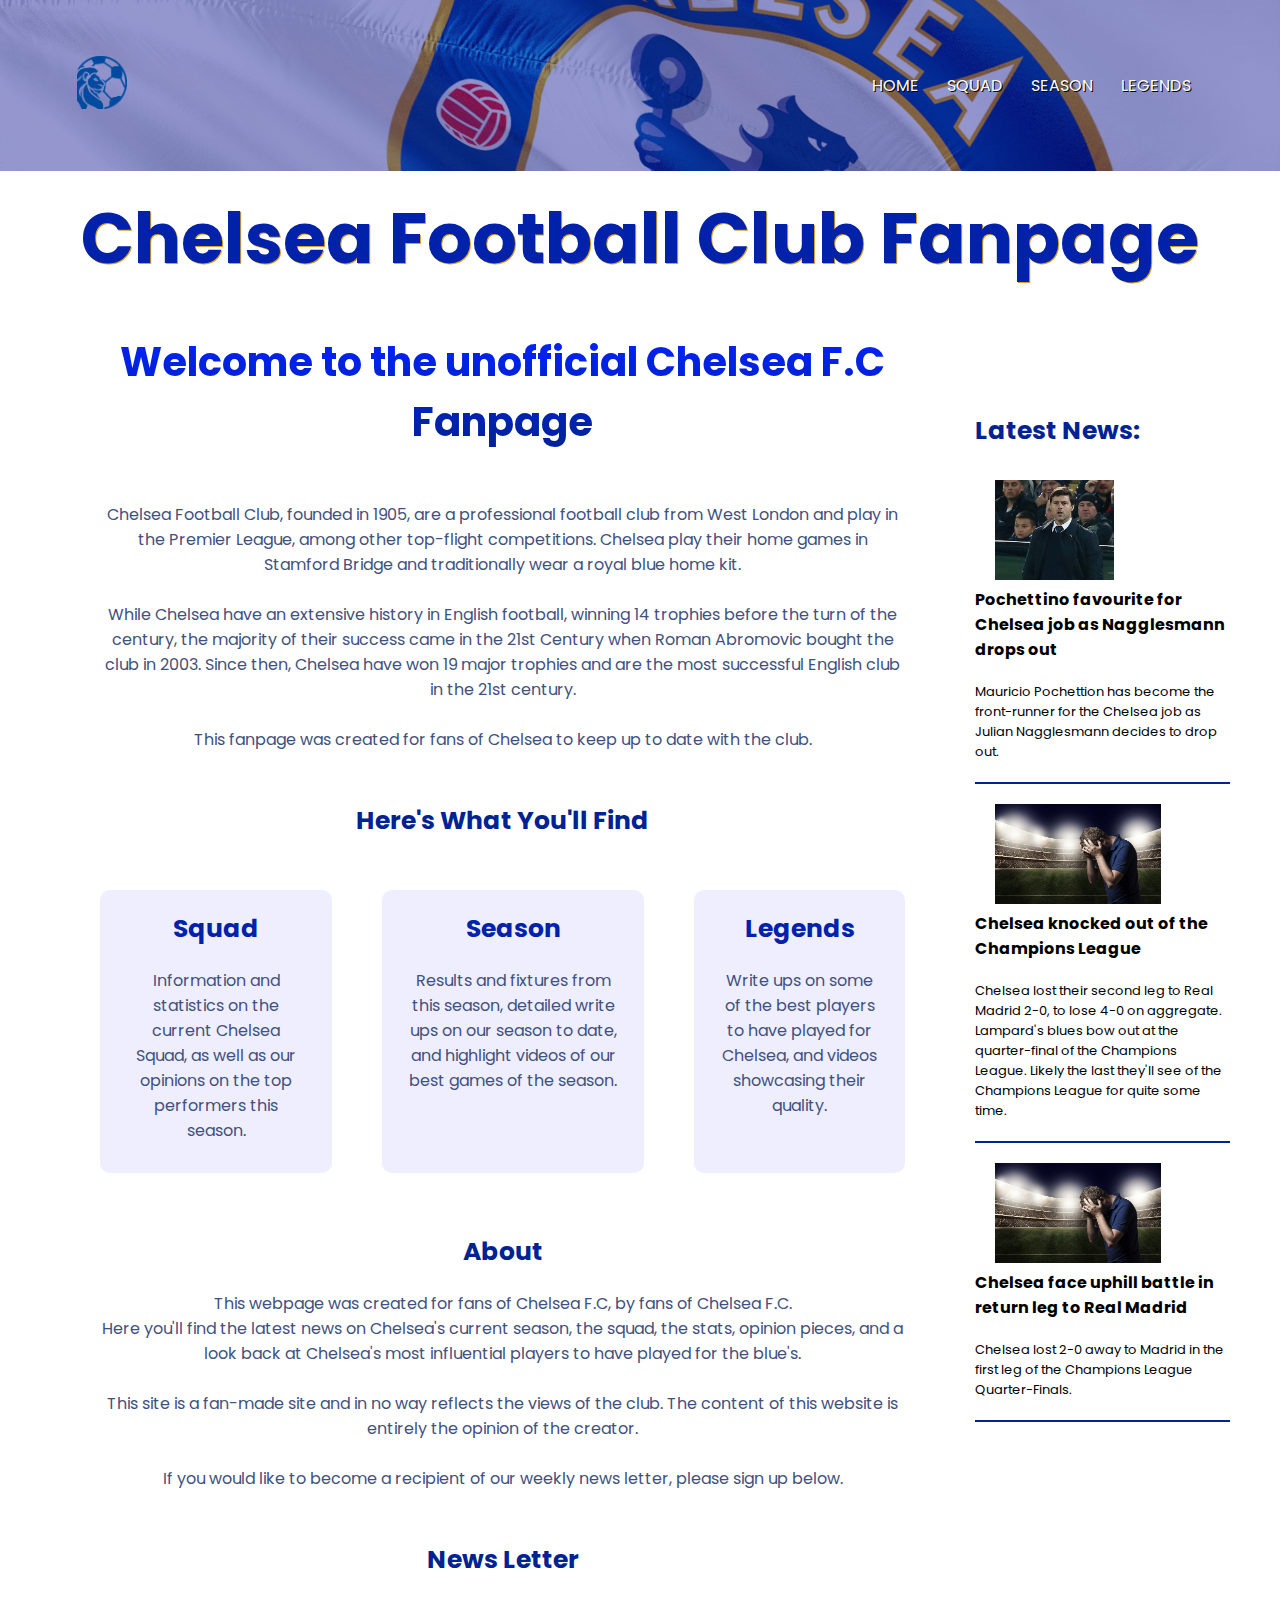
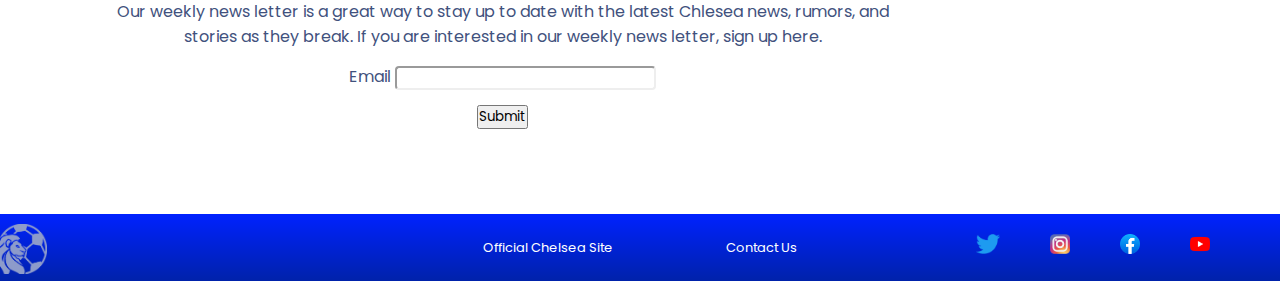
<file: index.html>
<!DOCTYPE html>
<html lang="en">
    <head>
        <title>Homepage</title>
        <link rel="icon" type="images/png" sizes="16x16" href="images/favicon.png">
        <meta charset="utf-8">
        <link rel="stylesheet" href="css/stylesheet.css">
        <link href="https://fonts.googleapis.com/css?family=Poppins" rel="stylesheet">
        <meta name="viewport" content="width=device-width, initial-scale=1.0">
    </head>
    <body>
        <div class="banner">
            <nav>
                <a href="index.html"><img class="logo" alt="logo" src="images/logo.jpg"></a>
                <div class="navbar">
                    <ul>
                        <li><a href="index.html">Home</a></li>
                        <li><a href="squad.html">Squad</a></li>
                        <li><a href="season.html">Season</a></li>
                        <li><a href="legends.html">Legends</a></li>
                    </ul>
                </div>
            </nav>
        </div>
        <div class="wrapper">
            <header>
                <h1>Chelsea Football Club Fanpage</h1>
            </header>
            <main>
                <div>
                    <h2 class="about">Welcome to the unofficial Chelsea F.C Fanpage</h2>
                    <p class="about">Chelsea Football Club, founded in 1905, are a professional football club from West London and play in the Premier League, among other top-flight competitions. Chelsea play their home games in Stamford Bridge and traditionally wear a royal blue home kit.<br><br> While Chelsea have an extensive history in English football, winning 14 trophies before the turn of the century, the majority of their success came in the 21st Century when Roman Abromovic bought the club in 2003. Since then, Chelsea have won 19 major trophies and are the most successful English club in the 21st century.<br><br>This fanpage was created for fans of Chelsea to keep up to date with the club.</p>
                    <h3 class="about">Here's What You'll Find</h3>
                    <div class="trio">
                        <div class="squadtrio">
                            <h3 class="centre"><a href="squad.html">Squad</a></h3>
                            <p class="centre">Information and statistics on the current Chelsea Squad, as well as our opinions on the top performers this season.</p>
                        </div>
                        <div class="squadtrio">
                            <h3 class="centre"><a href="season.html">Season</a></h3>
                            <p class="centre">Results and fixtures from this season, detailed write ups on our season to date, and highlight videos of our best games of the season.</p>
                        </div>
                        <div class="squadtrio">
                            <h3 class="centre"><a href="legends.html">Legends</a></h3>
                            <p class="centre">Write ups on some of the best players to have played for Chelsea, and videos showcasing their quality.</p>
                            </div>
                    </div>
                    <div class="about">
                        <h3>About</h3>
                        <p>This webpage was created for fans of
                        Chelsea F.C, by fans of Chelsea F.C. <br>
                        Here you'll find the latest news on Chelsea's current season, the squad, the stats, opinion pieces, and a look back at Chelsea's most influential players to have played for the blue's.<br><br>This site is a fan-made site and in no way reflects the views of the club. The content of this website is entirely the opinion of the creator.<br><br> If you would like to become a recipient of our weekly news letter, please sign up below.
                        </p>
                    </div>
                    <div class="about">
                        <h3>News Letter</h3>
                        <p>Our weekly news letter is a great way to stay up to date with the latest Chlesea news, rumors, and stories as they break. If you are interested in our weekly news letter, sign up here.</p>
                        <form mehtod="get">
                            <div>
                                <label for="email">Email</label>
                                <input type="email" name="email" id="email" required>
                            </div>
                            <button type="submit">Submit</button>
                        </form>
                    </div>
                </div>
            </main>
            <aside class="news">
                <h3>Latest News:</h3>
                <div>
                    <img src="images/poch.jpg" alt="Pochettino" height="100px">
                    <h4>Pochettino favourite for Chelsea job as Nagglesmann drops out</h4>
                    <p>Mauricio Pochettion has become the front-runner for the Chelsea job as Julian Nagglesmann decides to drop out. </p>
                </div>
                <div>
                    <img src="images/loss.jpg" alt="Loss" height="100px">
                    <h4>Chelsea knocked out of the Champions League</h4>
                    <p>Chelsea lost their second leg to Real Madrid 2-0, to lose 4-0 on aggregate. Lampard's blues bow out at the quarter-final of the Champions League. Likely the last they'll see of the Champions League for quite some time.</p>
                </div>
                <div>
                  <img src="images/loss.jpg" alt="TwoLegs" height="100px">
                    <h4>Chelsea face uphill battle in return leg to Real Madrid</h4>
                    <p>Chelsea lost 2-0 away to Madrid in the first leg of the Champions League Quarter-Finals.</p>
                </div>
            </aside>
            <footer>
                <div class="logofoot">
                    <img src="images/logo2.png" alt="light logo" height="50px">
                </div>
                <div class="links">
                    <a href="https://chelseafc.com" target="blank">Official Chelsea Site</a><br>
                    <a href="mailto:seaghan.fisher@gmail.com">Contact Us</a>
                </div>
                <div class="social">
                    <a href="https://twitter.com/home?lang=en" target="blank"><img src="images/twitter.png" alt="twitter" height="20px"></a>
                    <a href="https://instagram.com" target="blank"><img src="images/instagram.png" alt="instagram" height="20px"></a>
                    <a href="https://facebook.com" target="blank"><img src="images/facebook.png" alt="facebook" height="20px"></a>
                    <a href="https://youtube.com" target="blank"><img src="images/youtube.png" alt="youtube" height="20px"></a>
                </div>
            </footer>
        </div>
    </body>
</html>
</file>
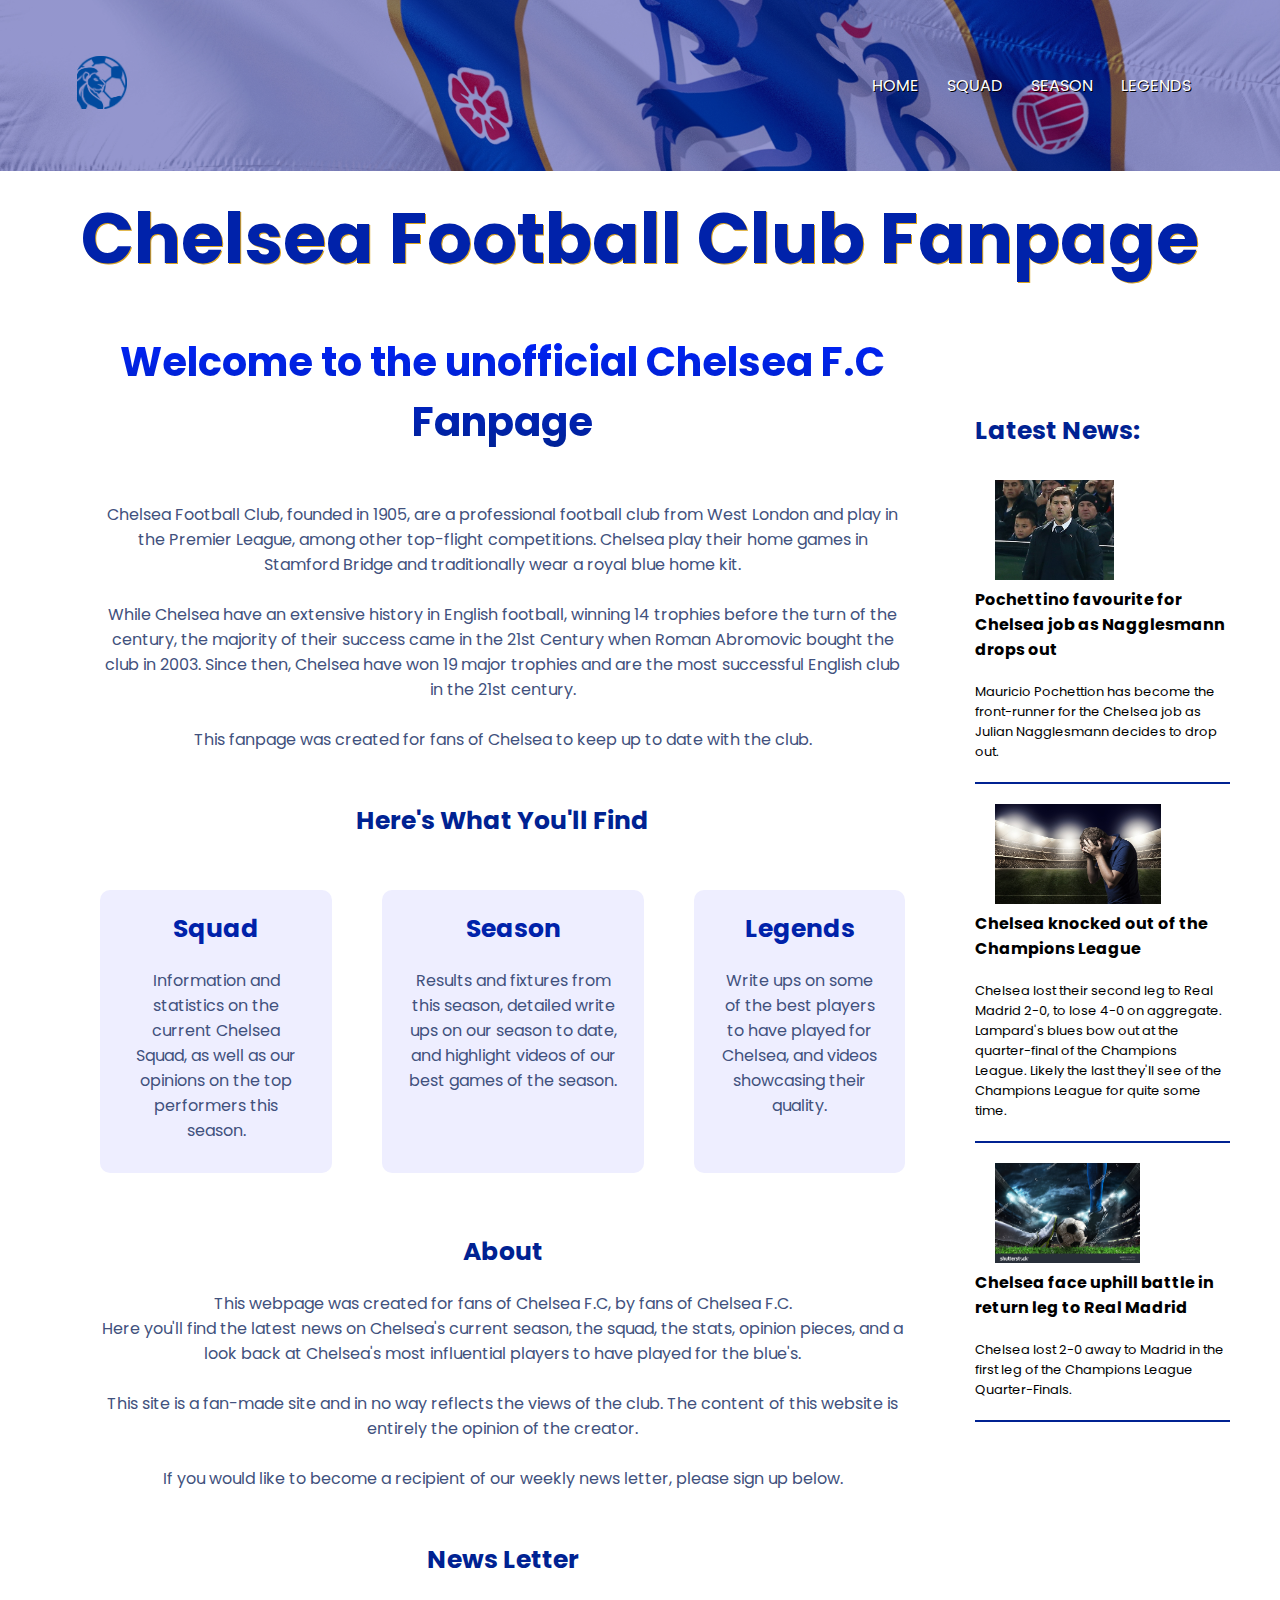
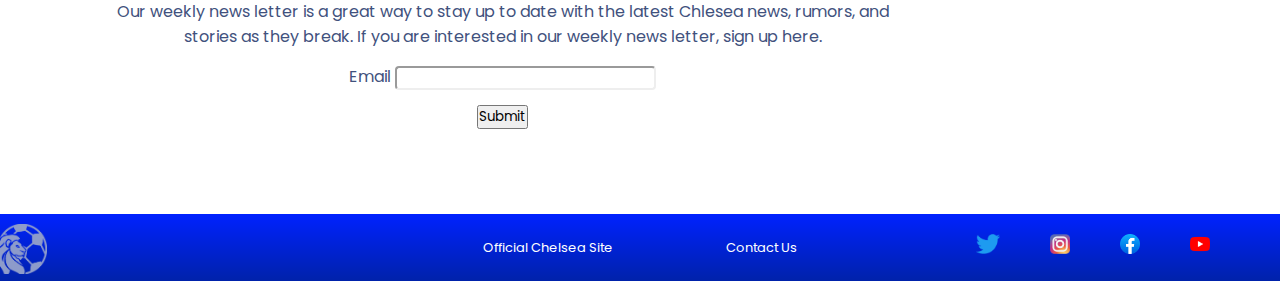
<file: Web Design Project/index.html>
<!DOCTYPE html>
<html lang="en">
    <head>
        <title>Homepage</title>
        <link rel="icon" type="images/png" sizes="16x16" href="images/favicon.png">
        <meta charset="utf-8">
        <link rel="stylesheet" href="css/stylesheet.css">
        <link href="https://fonts.googleapis.com/css?family=Poppins" rel="stylesheet">
        <meta name="viewport" content="width=device-width, initial-scale=1.0">
    </head>
    <body>
        <div class="banner">
            <nav>
                <a href="index.html"><img class="logo" alt="logo" src="images/logo.jpg"></a>
                <div class="navbar">
                    <ul>
                        <li><a href="index.html">Home</a></li>
                        <li><a href="squad.html">Squad</a></li>
                        <li><a href="season.html">Season</a></li>
                        <li><a href="legends.html">Legends</a></li>
                    </ul>
                </div>
            </nav>
        </div>
        <div class="wrapper">
            <header>
                <h1>Chelsea Football Club Fanpage</h1>
            </header>
            <main>
                <div>
                    <h2 class="about">Welcome to the unofficial Chelsea F.C Fanpage</h2>
                    <p class="about">Chelsea Football Club, founded in 1905, are a professional football club from West London and play in the Premier League, among other top-flight competitions. Chelsea play their home games in Stamford Bridge and traditionally wear a royal blue home kit.<br><br> While Chelsea have an extensive history in English football, winning 14 trophies before the turn of the century, the majority of their success came in the 21st Century when Roman Abromovic bought the club in 2003. Since then, Chelsea have won 19 major trophies and are the most successful English club in the 21st century.<br><br>This fanpage was created for fans of Chelsea to keep up to date with the club.</p>
                    <h3 class="about">Here's What You'll Find</h3>
                    <div class="trio">
                        <div class="squadtrio">
                            <h3 class="centre"><a href="squad.html">Squad</a></h3>
                            <p class="centre">Information and statistics on the current Chelsea Squad, as well as our opinions on the top performers this season.</p>
                        </div>
                        <div class="squadtrio">
                            <h3 class="centre"><a href="season.html">Season</a></h3>
                            <p class="centre">Results and fixtures from this season, detailed write ups on our season to date, and highlight videos of our best games of the season.</p>
                        </div>
                        <div class="squadtrio">
                            <h3 class="centre"><a href="legends.html">Legends</a></h3>
                            <p class="centre">Write ups on some of the best players to have played for Chelsea, and videos showcasing their quality.</p>
                            </div>
                    </div>
                    <div class="about">
                        <h3>About</h3>
                        <p>This webpage was created for fans of
                        Chelsea F.C, by fans of Chelsea F.C. <br>
                        Here you'll find the latest news on Chelsea's current season, the squad, the stats, opinion pieces, and a look back at Chelsea's most influential players to have played for the blue's.<br><br>This site is a fan-made site and in no way reflects the views of the club. The content of this website is entirely the opinion of the creator.<br><br> If you would like to become a recipient of our weekly news letter, please sign up below.
                        </p>
                    </div>
                    <div class="about">
                        <h3>News Letter</h3>
                        <p>Our weekly news letter is a great way to stay up to date with the latest Chlesea news, rumors, and stories as they break. If you are interested in our weekly news letter, sign up here.</p>
                        <form mehtod="get">
                            <div>
                                <label for="email">Email</label>
                                <input type="email" name="email" id="email" required>
                            </div>
                            <button type="submit">Submit</button>
                        </form>
                    </div>
                </div>
            </main>
            <aside class="news">
                <h3>Latest News:</h3>
                <div>
                    <img src="images/poch.jpg" alt="Pochettino" height="100px">
                    <h4>Pochettino favourite for Chelsea job as Nagglesmann drops out</h4>
                    <p>Mauricio Pochettion has become the front-runner for the Chelsea job as Julian Nagglesmann decides to drop out. </p>
                </div>
                <div>
                    <img src="images/loss.jpg" alt="Loss" height="100px">
                    <h4>Chelsea knocked out of the Champions League</h4>
                    <p>Chelsea lost their second leg to Real Madrid 2-0, to lose 4-0 on aggregate. Lampard's blues bow out at the quarter-final of the Champions League. Likely the last they'll see of the Champions League for quite some time.</p>
                </div>
                <div>
                  <img src="images/footballclash.jpg" alt="TwoLegs" height="100px">
                    <h4>Chelsea face uphill battle in return leg to Real Madrid</h4>
                    <p>Chelsea lost 2-0 away to Madrid in the first leg of the Champions League Quarter-Finals.</p>
                </div>
            </aside>
            <footer>
                <div class="logofoot">
                    <img src="images/logo2.png" alt="light logo" height="50px">
                </div>
                <div class="links">
                    <a href="https://chelseafc.com" target="blank">Official Chelsea Site</a><br>
                    <a href="mailto:seaghan.fisher@gmail.com">Contact Us</a>
                </div>
                <div class="social">
                    <a href="https://twitter.com/home?lang=en" target="blank"><img src="images/twitter.png" alt="twitter" height="20px"></a>
                    <a href="https://instagram.com" target="blank"><img src="images/instagram.png" alt="instagram" height="20px"></a>
                    <a href="https://facebook.com" target="blank"><img src="images/facebook.png" alt="facebook" height="20px"></a>
                    <a href="https://youtube.com" target="blank"><img src="images/youtube.png" alt="youtube" height="20px"></a>
                </div>
            </footer>
        </div>
    </body>
</html>
</file>
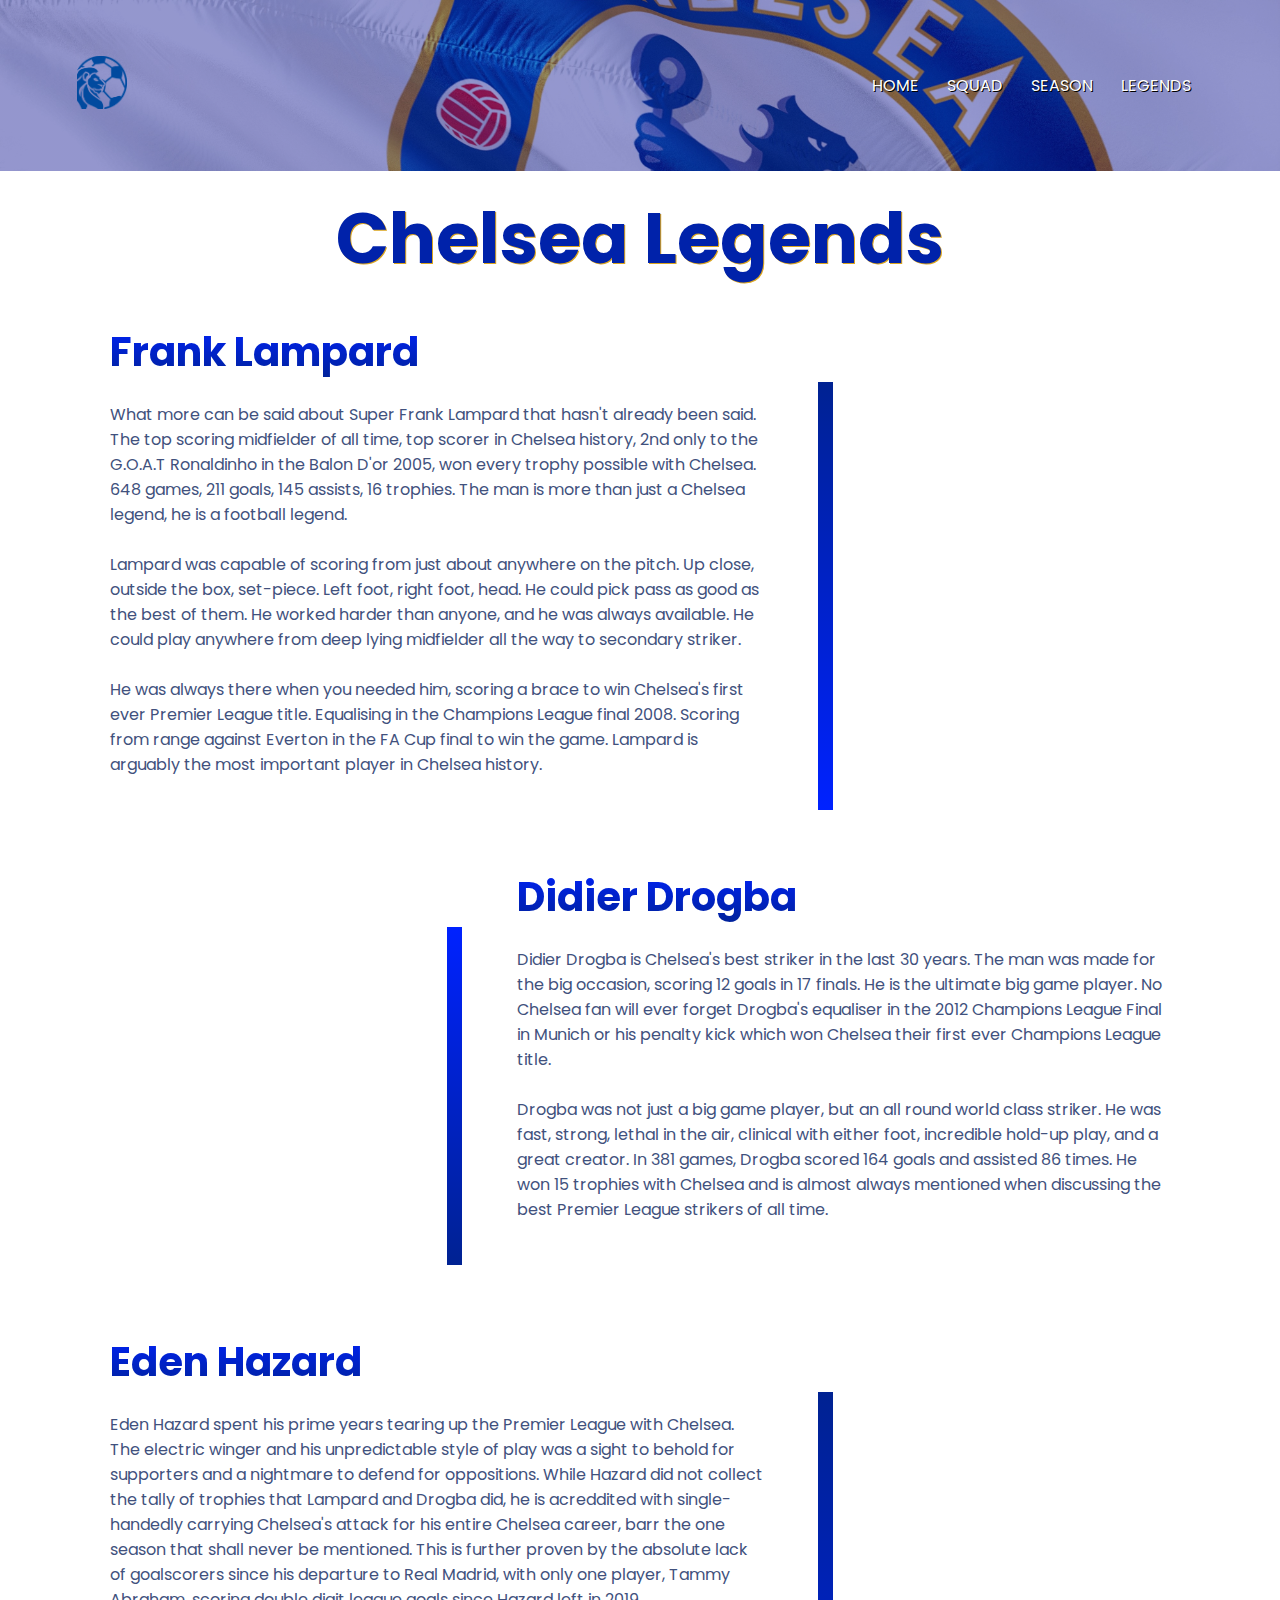
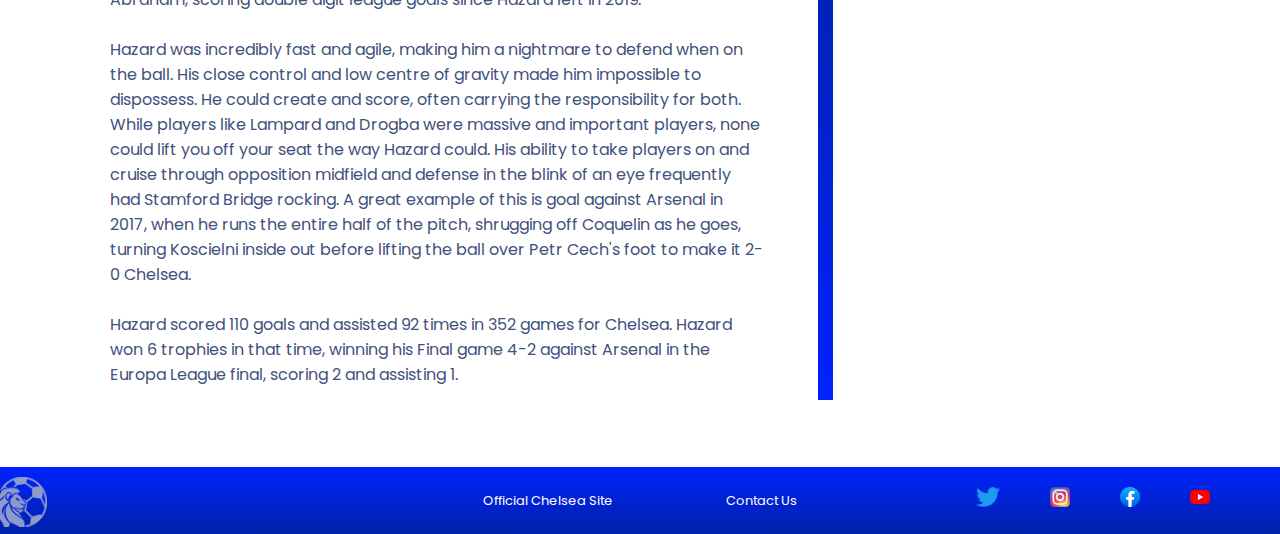
<file: legends.html>
<!DOCTYPE html>
<html lang="en">
<head>
    <meta charset="UTF-8">
    <meta http-equiv="X-UA-Compatible" content="IE=edge">
    <meta name="viewport" content="width=device-width, initial-scale=1.0">
    <title>Legends</title>
    <link rel="stylesheet" href="css/stylesheet.css">
    <link href="https://fonts.googleapis.com/css?family=Poppins" rel="stylesheet">
    <link rel="icon" type="images/png" sizes="16x16" href="images/favicon.png">
</head>
<body>
    <div class="banner">
        <nav>
            <a href="index.html"><img class="logo" alt="logo" src="images/logo.jpg"></a>
            <div class="navbar">
                <ul>
                    <li><a href="index.html">Home</a></li>
                    <li><a href="squad.html">Squad</a></li>
                    <li><a href="season.html">Season</a></li>
                    <li><a href="legends.html">Legends</a></li>
                </ul>
            </div>
        </nav>
    </div>
    <div class="wrapper2">
        <header>
            <h1>Chelsea Legends</h1>
        </header>
        <main class="split3">
            <div class="left1">
                <h2>Frank Lampard</h2>
                <p>What more can be said about Super Frank Lampard that hasn't already been said. The top scoring midfielder of all time, top scorer in Chelsea history, 2nd only to the G.O.A.T Ronaldinho in the Balon D'or 2005, won every trophy possible with Chelsea. 648 games, 211 goals, 145 assists, 16 trophies. The man is more than just a Chelsea legend, he is a football legend. <br><br> Lampard was capable of scoring from just about anywhere on the pitch. Up close, outside the box, set-piece. Left foot, right foot, head. He could pick pass as good as the best of them. He worked harder than anyone, and he was always available. He could play anywhere from deep lying midfielder all the way to secondary striker.<br><br>He was always there when you needed him, scoring a brace to win Chelsea's first ever Premier League title. Equalising in the Champions League final 2008. Scoring from range against Everton in the FA Cup final to win the game. Lampard is arguably the most important player in Chelsea history.
                </p>
            </div>
            <div class="videoright1">
                <iframe src="https://www.youtube.com/embed/cSYGVnhEkR4" title="YouTube video player" allow="accelerometer; autoplay; clipboard-write; encrypted-media; gyroscope; picture-in-picture; web-share" allowfullscreen></iframe>
            </div>
            <div class="right1">
                <h2>Didier Drogba</h2>
                <p>Didier Drogba is Chelsea's best striker in the last 30 years. The man was made for the big occasion, scoring 12 goals in 17 finals. He is the ultimate big game player. No Chelsea fan will ever forget Drogba's equaliser in the 2012 Champions League Final in Munich or his penalty kick which won Chelsea their first ever Champions League title.<br><br> Drogba was not just a big game player, but an all round world class striker. He was fast, strong, lethal in the air, clinical with either foot, incredible hold-up play, and a great creator. In 381 games, Drogba scored 164 goals and assisted 86 times. He won 15 trophies with Chelsea and is almost always mentioned when discussing the best Premier League strikers of all time.</p>
            </div>
            <div class="videoleft1">
                <iframe src="https://www.youtube.com/embed/oAtTg2Fagd8" title="YouTube video player" allow="accelerometer; autoplay; clipboard-write; encrypted-media; gyroscope; picture-in-picture; web-share" allowfullscreen></iframe>
            </div>
            <div class="left2">
                <h2>Eden Hazard</h2>
                <p>Eden Hazard spent his prime years tearing up the Premier League with Chelsea. The electric winger and his unpredictable style of play was a sight to behold for supporters and a nightmare to defend for oppositions. While Hazard did not collect the tally of trophies that Lampard and Drogba did, he is acreddited with single-handedly carrying Chelsea's attack for his entire Chelsea career, barr the one season that shall never be mentioned. This is further proven by the absolute lack of goalscorers since his departure to Real Madrid, with only one player, Tammy Abraham, scoring double digit league goals since Hazard left in 2019.<br><br> Hazard was incredibly fast and agile, making him a nightmare to defend when on the ball. His close control and low centre of gravity made him impossible to dispossess. He could create and score, often carrying the responsibility for both. While players like Lampard and Drogba were massive and important players, none could lift you off your seat the way Hazard could. His ability to take players on and cruise through opposition midfield and defense in the blink of an eye frequently had Stamford Bridge rocking. A great example of this is goal against Arsenal in 2017, when he runs the entire half of the pitch, shrugging off Coquelin as he goes, turning Koscielni inside out before lifting the ball over Petr Cech's foot to make it 2-0 Chelsea.<br><br>Hazard scored 110 goals and assisted 92 times in 352 games for Chelsea. Hazard won 6 trophies in that time, winning his Final game 4-2 against Arsenal in the Europa League final, scoring 2 and assisting 1.
                </p>
            </div>
            <div class="videoright2">
                <iframe src="https://www.youtube.com/embed/mnf9rUW3slU" title="YouTube video player" allow="accelerometer; autoplay; clipboard-write; encrypted-media; gyroscope; picture-in-picture; web-share" allowfullscreen></iframe>
            </div>
        </main>
        <footer>
            <div class="logofoot">
                <img src="images/logo2.png" alt="light logo" height="50px">
            </div>
            <div class="links">
                <a href="https://chelseafc.com" target="blank">Official Chelsea Site</a><br>
                <a href="mailto:seaghan.fisher@gmail.com">Contact Us</a>
            </div>
            <div class="social">
                <a href="https://twitter.com/home?lang=en" target="blank"><img src="images/twitter.png" alt="twitter" height="20px"></a>
                <a href="https://instagram.com" target="blank"><img src="images/instagram.png" alt="instagram" height="20px"></a>
                <a href="https://facebook.com" target="blank"><img src="images/facebook.png" alt="facebook" height="20px"></a>
                <a href="https://youtube.com" target="blank"><img src="images/youtube.png" alt="youtube" height="20px"></a>
            </div>
        </footer>
    </div>
</body>
</html>
</file>
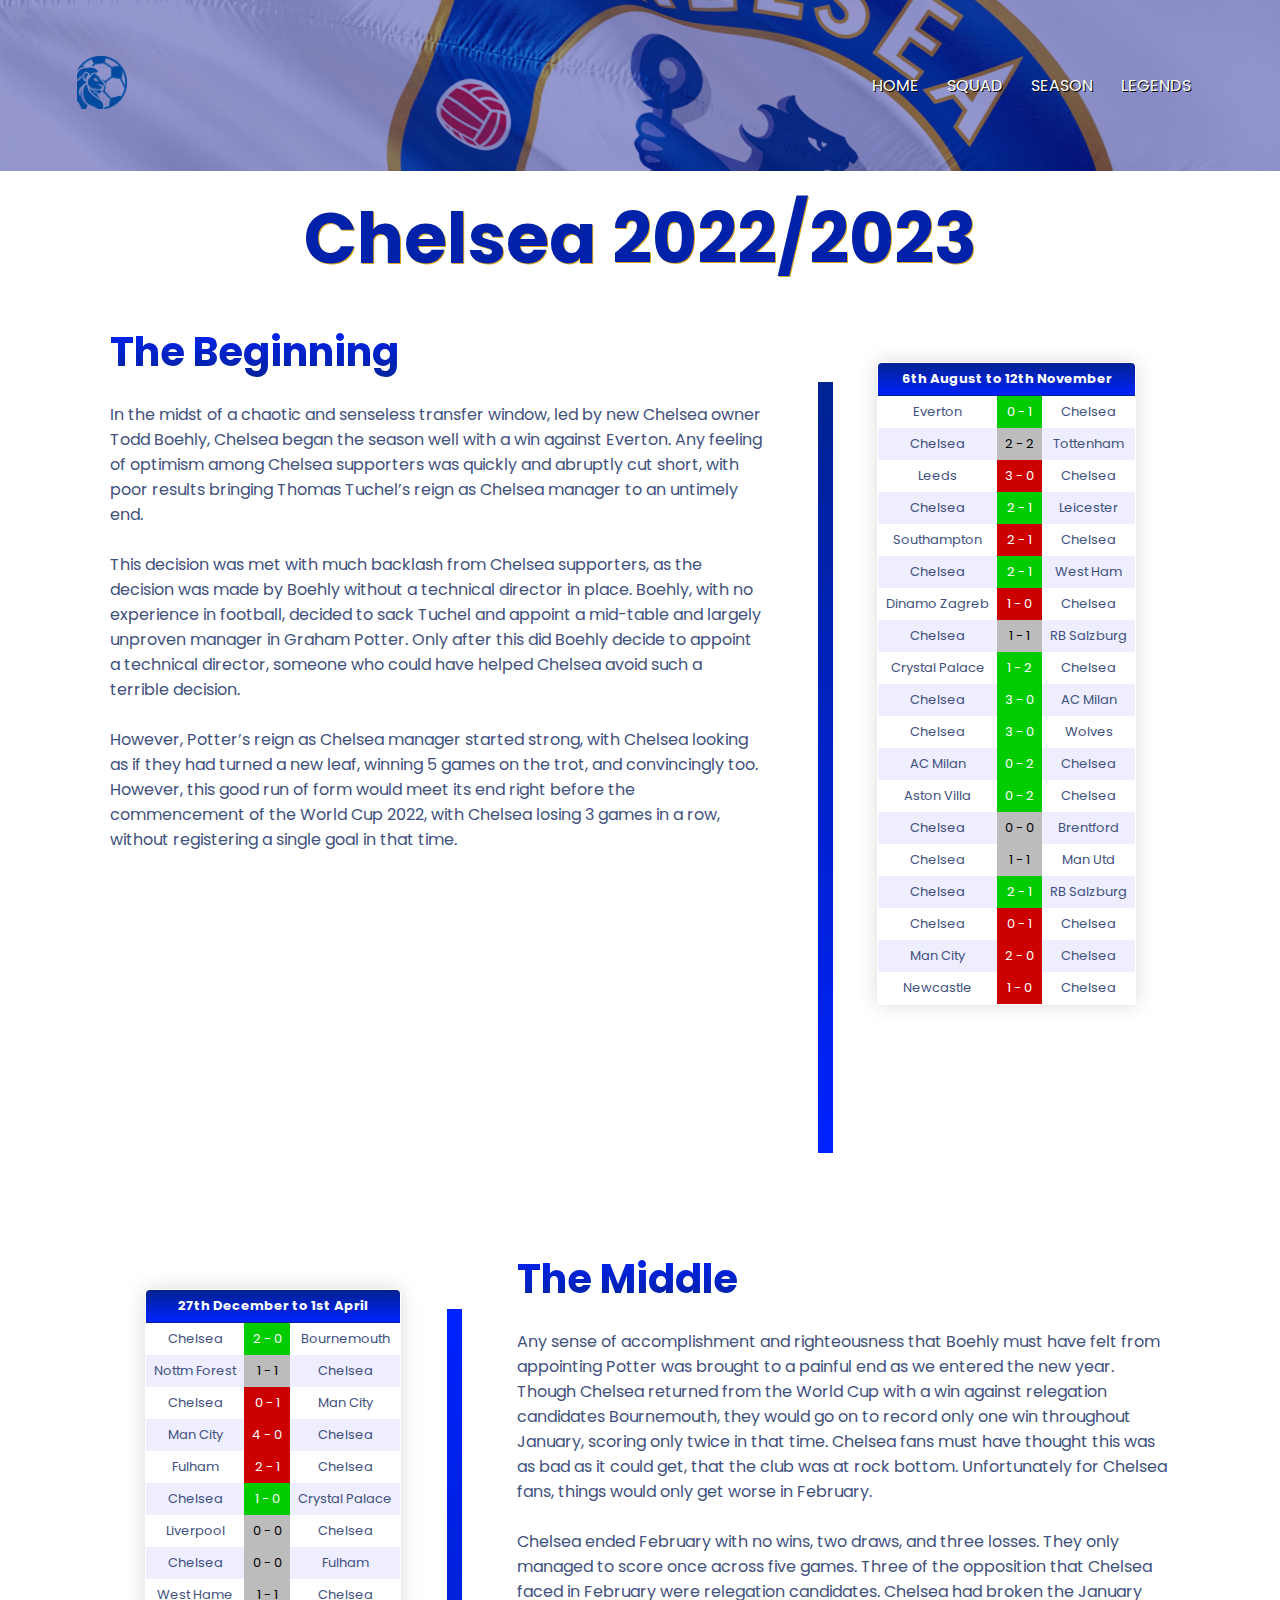
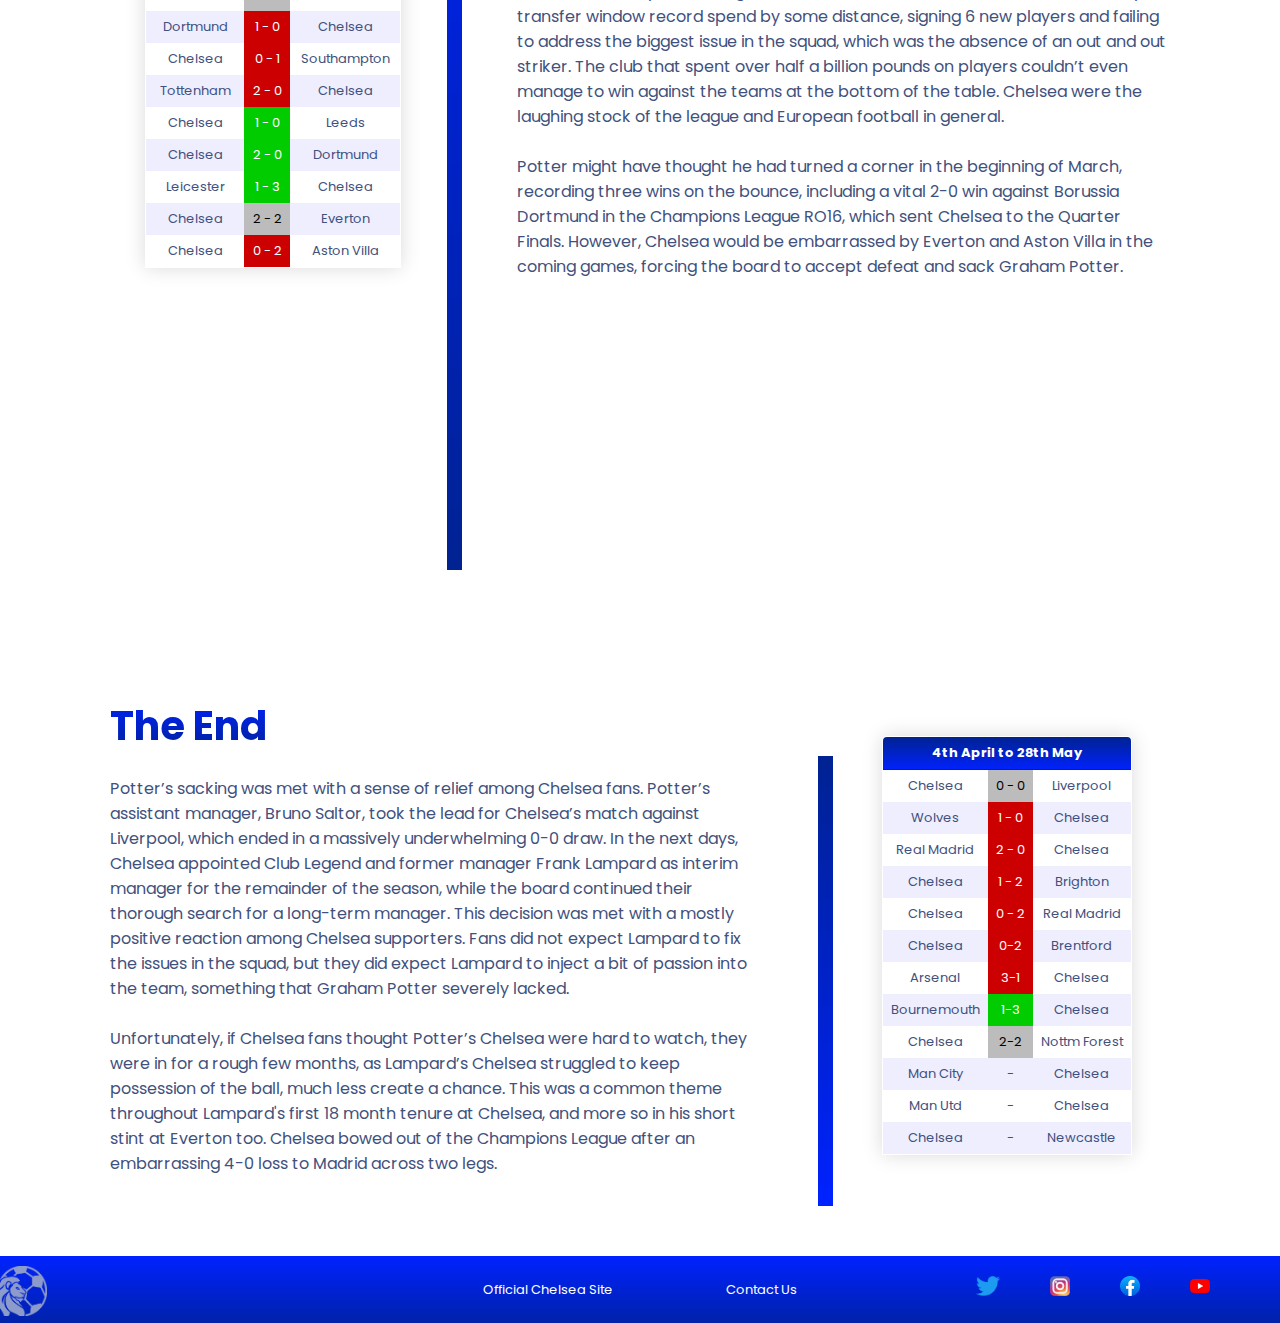
<file: season.html>
<!DOCTYPE html>
<html lang="en">
    <head>
        <title>Season</title>
        <meta charset="utf-8">
        <meta name="viewport" content="width=device-width, initial-scale=1.0">
        <link rel="stylesheet" href="css/stylesheet.css">
        <link href="https://fonts.googleapis.com/css?family=Poppins" rel="stylesheet">
        <link rel="icon" type="images/png" sizes="16x16" href="images/favicon.png">
    </head>
    <body>
        <div class="banner">
            <nav>
                <a href="index.html"><img class="logo" alt="logo" src="images/logo.jpg"></a>
                <div class="navbar">
                    <ul>
                        <li><a href="index.html">Home</a></li>
                        <li><a href="squad.html">Squad</a></li>
                        <li><a href="season.html">Season</a></li>
                        <li><a href="legends.html">Legends</a></li>
                    </ul>
                </div>
            </nav>
        </div>
        <div class="wrapper2">
            <header>
                <h1>Chelsea 2022/2023</h1>
            </header>
            <main class="split2">
                <div class="left1">
                    <h2>The Beginning</h2>
                    <p>In the midst of a chaotic and senseless transfer window, led by new Chelsea owner Todd Boehly, Chelsea began the season well with a win against Everton. Any feeling of optimism among Chelsea supporters was quickly and abruptly cut short, with poor results bringing Thomas Tuchel’s reign as Chelsea manager to an untimely end.<br><br> This decision was met with much backlash from Chelsea supporters, as the decision was made by Boehly without a technical director in place. Boehly, with no experience in football, decided to sack Tuchel and appoint a mid-table and largely unproven manager in Graham Potter. Only after this did Boehly decide to appoint a technical director, someone who could have helped Chelsea avoid such a terrible decision.<br><br> However, Potter’s reign as Chelsea manager started strong, with Chelsea looking as if they had turned a new leaf, winning 5 games on the trot, and convincingly too. However, this good run of form would meet its end right before the commencement of the World Cup 2022, with Chelsea losing 3 games in a row, without registering a single goal in that time. <br>
                    </p>
                    <iframe width="400" height="250" src="https://www.youtube.com/embed/AyCj-oz9LcM" title="YouTube video player" allow="accelerometer; autoplay; clipboard-write; encrypted-media; gyroscope; picture-in-picture; web-share" allowfullscreen></iframe>
                </div>
                <div class="tableright1">
                    <table class="results, results1">
                        <thead>
                            <tr>
                                <th scope="col" colspan="3">6th August to 12th November</th>
                            </tr>
                        </thead>
                        <tbody>
                            <tr>
                                <td>Everton</td>
                                <td class="win">0 - 1</td>
                                <td>Chelsea</td>
                            </tr>
                            <tr>
                                <td>Chelsea</td>
                                <td class="draw">2 - 2</td>
                                <td>Tottenham</td>
                            </tr>
                            <tr>
                                <td>Leeds</td>
                                <td class="loss">3 - 0</td>
                                <td>Chelsea</td>
                            </tr>
                            <tr>
                                <td>Chelsea</td>
                                <td class="win">2 - 1</td>
                                <td>Leicester</td>
                            </tr>
                            <tr>
                                <td>Southampton</td>
                                <td class="loss">2 - 1</td>
                                <td>Chelsea</td>
                            </tr>
                            <tr>
                                <td>Chelsea</td>
                                <td class="win">2 - 1</td>
                                <td>West Ham</td>
                            </tr>
                            <tr>
                                <td>Dinamo Zagreb</td>
                                <td class="loss">1 - 0</td>
                                <td>Chelsea</td>
                            </tr>
                            <tr>
                                <td>Chelsea</td>
                                <td class="draw">1 - 1</td>
                                <td>RB Salzburg</td>
                            </tr>
                            <tr>
                                <td>Crystal Palace</td>
                                <td class="win">1 - 2</td>
                                <td>Chelsea</td>
                            </tr>
                            <tr>
                                <td>Chelsea</td>
                                <td class="win">3 - 0</td>
                                <td>AC Milan</td>
                            </tr>
                            <tr>
                                <td>Chelsea</td>
                                <td class="win">3 - 0</td>
                                <td>Wolves</td>
                            </tr>
                            <tr>
                                <td>AC Milan</td>
                                <td class="win">0 - 2</td>
                                <td>Chelsea</td>
                            </tr>
                            <tr>
                                <td>Aston Villa</td>
                                <td class="win">0 - 2</td>
                                <td>Chelsea</td>
                            </tr>
                            <tr>
                                <td>Chelsea</td>
                                <td class="draw">0 - 0</td>
                                <td>Brentford</td>
                            </tr>
                            <tr>
                                <td>Chelsea</td>
                                <td class="draw">1 - 1</td>
                                <td>Man Utd</td>
                            </tr>
                            <tr>
                                <td>Chelsea</td>
                                <td class="win">2 - 1</td>
                                <td>RB Salzburg</td>
                            </tr>
                            <tr>
                                <td>Chelsea</td>
                                <td class="loss">0 - 1</td>
                                <td>Chelsea</td>
                            </tr>
                            <tr>
                                <td>Man City</td>
                                <td class="loss">2 - 0</td>
                                <td>Chelsea</td>
                            </tr>
                            <tr>
                                <td>Newcastle</td>
                                <td class="loss">1 - 0</td>
                                <td>Chelsea</td>
                            </tr>
                        </tbody>
                    </table>
                </div>
                <div class="right1">
                    <h2>The Middle</h2>
                    <p>Any sense of accomplishment and righteousness that Boehly must have felt from appointing Potter was brought to a painful end as we entered the new year. Though Chelsea returned from the World Cup with a win against relegation candidates Bournemouth, they would go on to record only one win throughout January, scoring only twice in that time. Chelsea fans must have thought this was as bad as it could get, that the club was at rock bottom. Unfortunately for Chelsea fans, things would only get worse in February.<br><br> Chelsea ended February with no wins, two draws, and three losses. They only managed to score once across five games. Three of the opposition that Chelsea faced in February were relegation candidates. Chelsea had broken the January transfer window record spend by some distance, signing 6 new players and failing to address the biggest issue in the squad, which was the absence of an out and out striker. The club that spent over half a billion pounds on players couldn’t even manage to win against the teams at the bottom of the table. Chelsea were the laughing stock of the league and European football in general. <br><br>  Potter might have thought he had turned a corner in the beginning of March, recording three wins on the bounce, including a vital 2-0 win against Borussia Dortmund in the Champions League RO16, which sent Chelsea to the Quarter Finals. However, Chelsea would be embarrassed by Everton and Aston Villa in the coming games, forcing the board to accept defeat and sack Graham Potter.
                    </p>
                    <iframe width="400" height="250" src="https://www.youtube.com/embed/R2lWmFgW8Sk" title="YouTube video player" allow="accelerometer; autoplay; clipboard-write; encrypted-media; gyroscope; picture-in-picture; web-share" allowfullscreen></iframe>
                </div>
                <div class="tableleft1">
                    <table class="results, results2">
                        <thead>
                            <tr>
                                <th scope="col" colspan="3">27th December to 1st April</th>
                            </tr>
                        </thead>
                        <tbody>
                            <tr>
                                <td>Chelsea</td>
                                <td class="win">2 - 0</td>
                                <td>Bournemouth</td>
                            </tr>
                            <tr>
                                <td>Nottm Forest</td>
                                <td class="draw">1 - 1</td>
                                <td>Chelsea</td>
                            </tr>
                            <tr>
                                <td>Chelsea</td>
                                <td class="loss">0 - 1</td>
                                <td>Man City</td>
                            </tr>
                            <tr>
                                <td>Man City</td>
                                <td class="loss">4 - 0</td>
                                <td>Chelsea</td>
                            </tr>
                            <tr>
                                <td>Fulham</td>
                                <td class="loss">2 - 1</td>
                                <td>Chelsea</td>
                            </tr>
                            <tr>
                                <td>Chelsea</td>
                                <td class="win">1 - 0</td>
                                <td>Crystal Palace</td>
                            </tr>
                            <tr>
                                <td>Liverpool</td>
                                <td class="draw">0 - 0</td>
                                <td>Chelsea</td>
                            </tr>
                            <tr>
                                <td>Chelsea</td>
                                <td class="draw">0 - 0</td>
                                <td>Fulham</td>
                            </tr>
                            <tr>
                                <td>West Hame</td>
                                <td class="draw">1 - 1</td>
                                <td>Chelsea</td>
                            </tr>
                            <tr>
                                <td>Dortmund</td>
                                <td class="loss">1 - 0</td>
                                <td>Chelsea</td>
                            </tr>
                            <tr>
                                <td>Chelsea</td>
                                <td class="loss">0 - 1</td>
                                <td>Southampton</td>
                            </tr>
                            <tr>
                                <td>Tottenham</td>
                                <td class="loss">2 - 0</td>
                                <td>Chelsea</td>
                            </tr>
                            <tr>
                                <td>Chelsea</td>
                                <td class="win">1 - 0</td>
                                <td>Leeds</td>
                            </tr>
                            <tr>
                                <td>Chelsea</td>
                                <td class="win">2 - 0</td>
                                <td>Dortmund</td>
                            </tr>
                            <tr>
                                <td>Leicester</td>
                                <td class="win">1 - 3</td>
                                <td>Chelsea</td>
                            </tr>
                            <tr>
                                <td>Chelsea</td>
                                <td class="draw">2 - 2</td>
                                <td>Everton</td>
                            </tr>
                            <tr>
                                <td>Chelsea</td>
                                <td class="loss">0 - 2</td>
                                <td>Aston Villa</td>
                            </tr>
                        </tbody>
                    </table>
                </div>
                <div class="left2">
                    <h2>The End</h2>
                    <p>Potter’s sacking was met with a sense of relief among Chelsea fans. Potter’s assistant manager, Bruno Saltor, took the lead for Chelsea’s match against Liverpool, which ended in a massively underwhelming 0-0 draw. In the next days, Chelsea appointed Club Legend and former manager Frank Lampard as interim manager for the remainder of the season, while the board continued their thorough search for a long-term manager. This decision was met with a mostly positive reaction among Chelsea supporters. Fans did not expect Lampard to fix the issues in the squad, but they did expect Lampard to inject a bit of passion into the team, something that Graham Potter severely lacked. <br><br> Unfortunately, if Chelsea fans thought Potter’s Chelsea were hard to watch, they were in for a rough few months, as Lampard’s Chelsea struggled to keep possession of the ball, much less create a chance. This was a common theme throughout Lampard's first 18 month tenure at Chelsea, and more so in his short stint at Everton too. Chelsea bowed out of the Champions League after an embarrassing 4-0 loss to Madrid across two legs. </p>
                </div>
                <div class="tableright2">
                    <table class="results, results3">
                        <thead>
                            <tr>
                                <th scope="col" colspan="3">4th April to 28th May</th>
                            </tr>
                        </thead>
                        <tbody>
                            <tr>
                                <td>Chelsea</td>
                                <td class="draw">0 - 0</td>
                                <td>Liverpool</td>
                            </tr>
                            <tr>
                                <td>Wolves</td>
                                <td class="loss">1 - 0</td>
                                <td>Chelsea</td>
                            </tr>
                            <tr>
                                <td>Real Madrid</td>
                                <td class="loss">2 - 0</td>
                                <td>Chelsea</td>
                            </tr>
                            <tr>
                                <td>Chelsea</td>
                                <td class="loss">1 - 2</td>
                                <td>Brighton</td>
                            </tr>
                            <tr>
                                <td>Chelsea</td>
                                <td class="loss">0 - 2</td>
                                <td>Real Madrid</td>
                            </tr>
                            <tr>
                                <td>Chelsea</td>
                                <td class="loss"> 0-2 </td>
                                <td>Brentford</td>
                            </tr>
                            <tr>
                                <td>Arsenal</td>
                                <td class="loss"> 3-1 </td>
                                <td>Chelsea</td>
                            </tr>
                            <tr>
                                <td>Bournemouth</td>
                                <td class="win"> 1-3 </td>
                                <td>Chelsea</td>
                            </tr>
                            <tr>
                                <td>Chelsea</td>
                                <td class="draw"> 2-2 </td>
                                <td>Nottm Forest</td>
                            </tr>
                            <tr>
                                <td>Man City</td>
                                <td> - </td>
                                <td>Chelsea</td>
                            </tr>
                            <tr>
                                <td>Man Utd</td>
                                <td> - </td>
                                <td>Chelsea</td>
                            </tr>
                            <tr>
                                <td>Chelsea</td>
                                <td> - </td>
                                <td>Newcastle</td>
                            </tr>
                        </tbody>
                    </table>
                </div>
            </main>
            <footer>
                <div class="logofoot">
                    <img src="images/logo2.png" alt="light logo" height="50px">
                </div>
                <div class="links">
                    <a href="https://chelseafc.com" target="blank">Official Chelsea Site</a><br>
                    <a href="mailto:seaghan.fisher@gmail.com">Contact Us</a>
                </div>
                <div class="social">
                    <a href="https://twitter.com/home?lang=en" target="blank"><img src="images/twitter.png" alt="twitter" height="20px"></a>
                    <a href="https://instagram.com" target="blank"><img src="images/instagram.png" alt="instagram" height="20px"></a>
                    <a href="https://facebook.com" target="blank"><img src="images/facebook.png" alt="facebook" height="20px"></a>
                    <a href="https://youtube.com" target="blank"><img src="images/youtube.png" alt="youtube" height="20px"></a>
                </div>
            </footer>
        </div>
    </body>
</html>
</file>
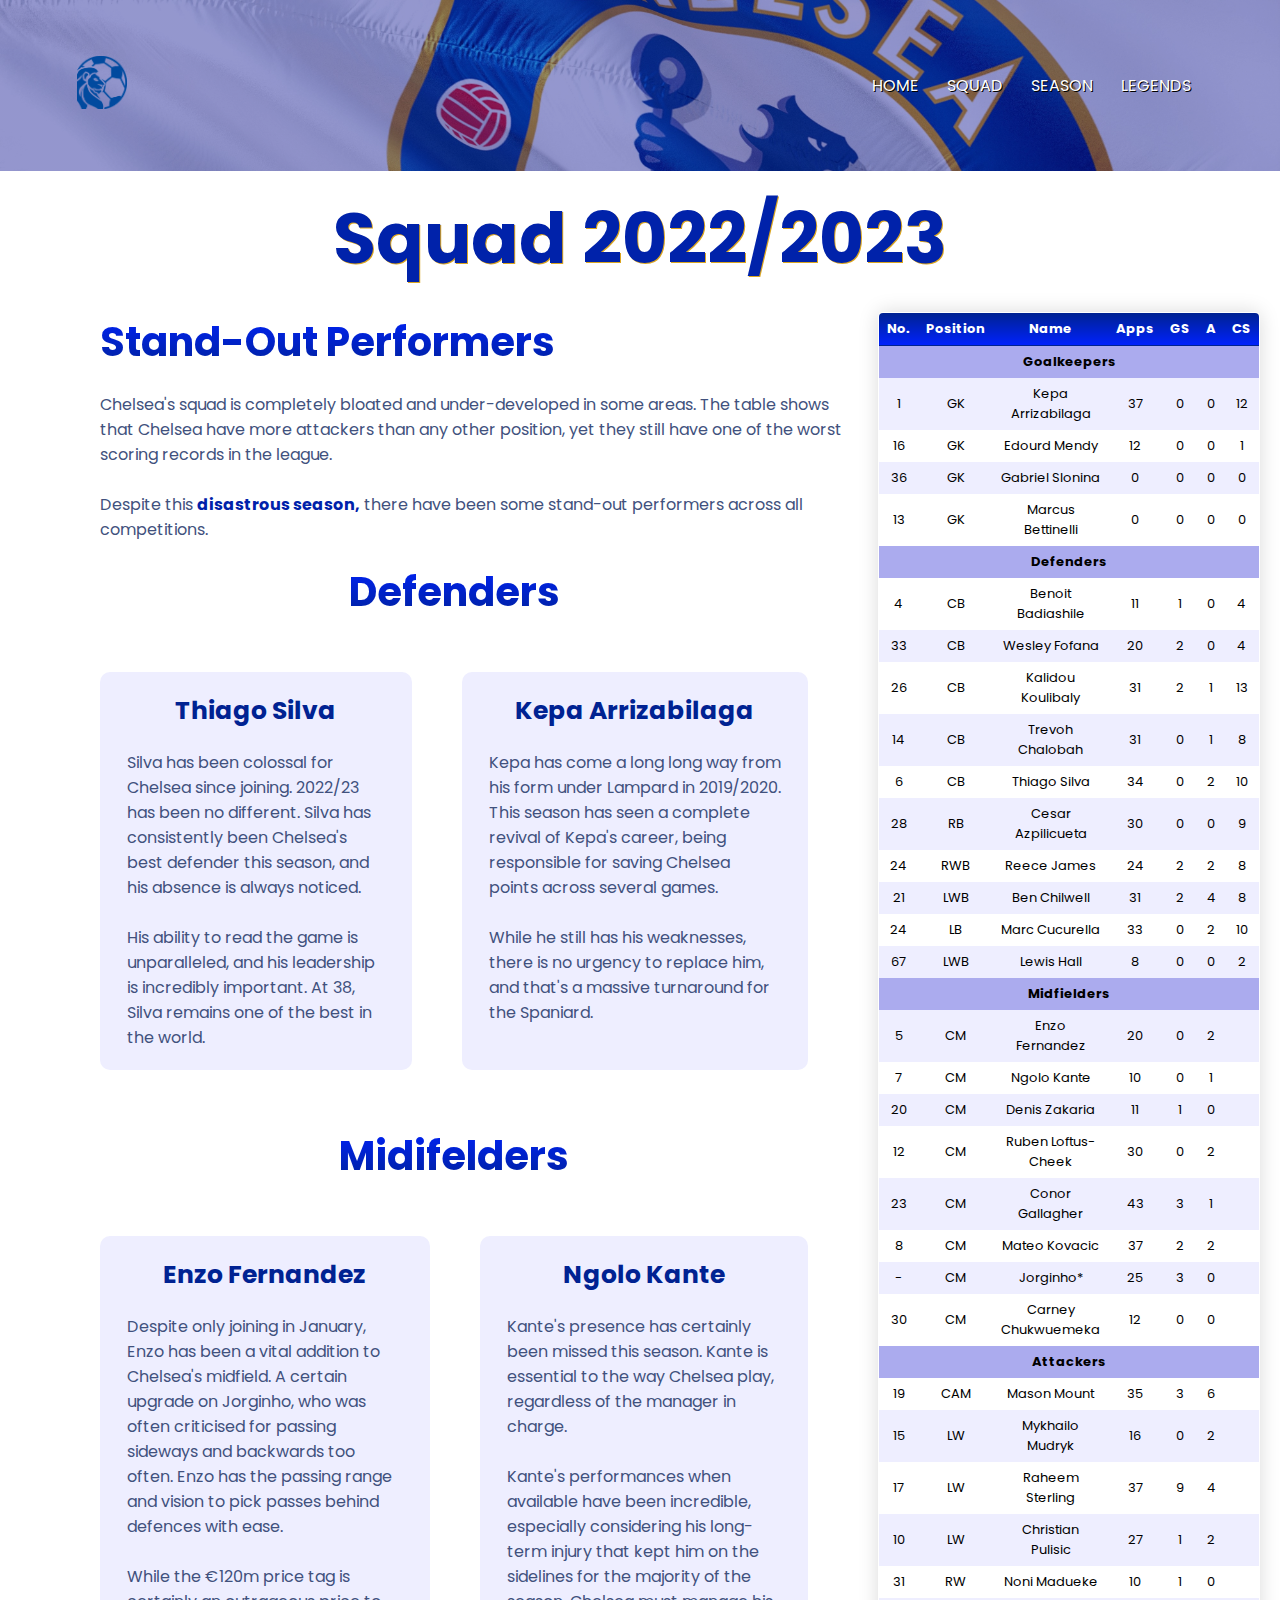
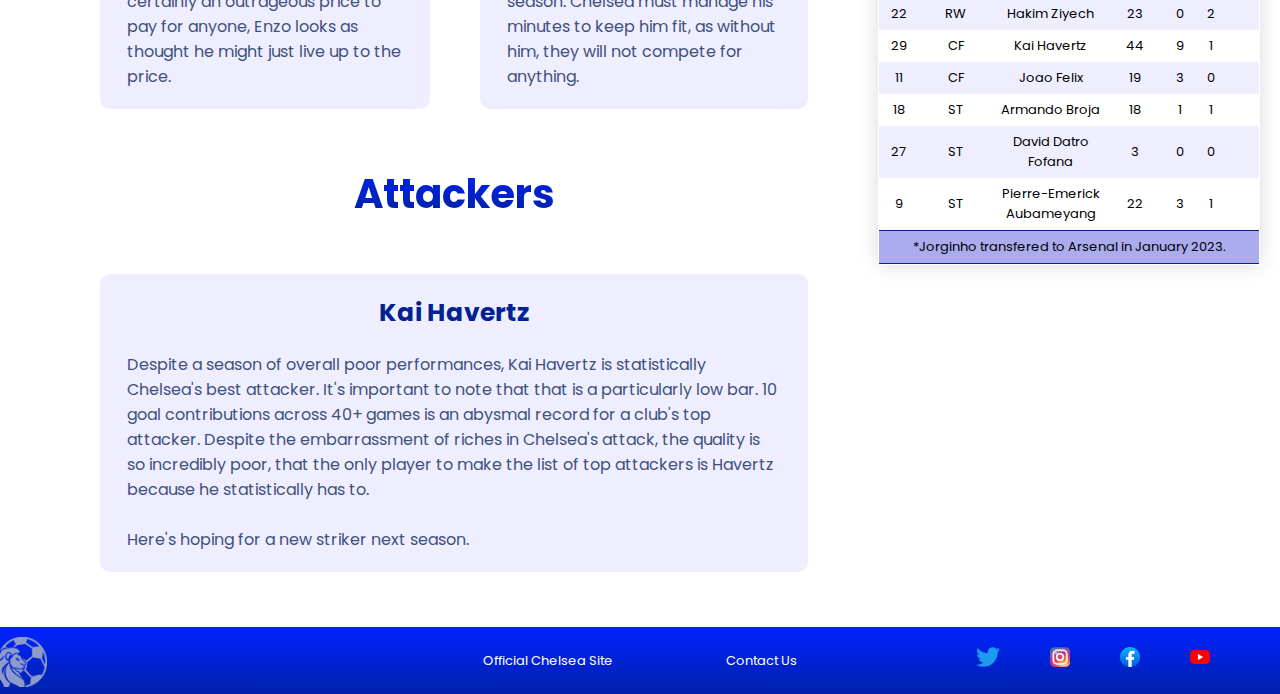
<file: squad.html>
<!DOCTYPE html>
<html lang="en">
<head>
    <meta charset="UTF-8">
    <meta http-equiv="X-UA-Compatible" content="IE=edge">
    <meta name="viewport" content="width=device-width, initial-scale=1.0">
    <title>Squad</title>
    <link rel="stylesheet" href="css/stylesheet.css">
    <link href="https://fonts.googleapis.com/css?family=Poppins" rel="stylesheet">
    <link rel="icon" type="images/png" sizes="16x16" href="images/favicon.png">
</head>
<body>
    <div class="banner">
        <nav>
            <a href="index.html"><img class="logo" alt="logo" src="images/logo.jpg"></a>
            <div class="navbar">
                <ul>
                    <li><a href="index.html">Home</a></li>
                    <li><a href="squad.html">Squad</a></li>
                    <li><a href="season.html">Season</a></li>
                    <li><a href="legends.html">Legends</a></li>
                </ul>
            </div>
        </nav>
    </div>
    <div class="wrapper">
        <header>
            <h1>Squad 2022/2023</h1>
        </header>
        <main>
            <div>
                <h2>Stand-Out Performers</h2>
                <p>Chelsea's squad is completely bloated and under-developed in some areas. The table shows that Chelsea have more attackers than any other position, yet they still have one of the worst scoring records in the league.<br><br>Despite this <a href="season.html">disastrous season,</a> there have been some stand-out performers across all competitions.</p>
            </div>
            <h2 class="about">Defenders</h2>
            <div class="trio">
                <div class="squadtrio">
                    <h3 class="centre">Thiago Silva</h3>
                    <p>Silva has been colossal for Chelsea since joining. 2022/23 has been no different. Silva has consistently been Chelsea's best defender this season, and his absence is always noticed. <br><br>His ability to read the game is unparalleled, and his leadership is incredibly important. At 38, Silva remains one of the best in the world.</p>
                </div>
                <div class="squadtrio">
                    <h3 class="centre">Kepa Arrizabilaga</h3>
                    <p>Kepa has come a long long way from his form under Lampard in 2019/2020. This season has seen a complete revival of Kepa's career, being responsible for saving Chelsea points across several games. <br><br>While he still has his weaknesses, there is no urgency to replace him, and that's a massive turnaround for the Spaniard.</p>
                </div>
            </div>
            <h2 class="about">Midifelders</h2>
            <div class="trio">
                <div class="squadtrio">
                    <h3 class="centre">Enzo Fernandez</h3>
                    <p>Despite only joining in January, Enzo has been a vital addition to Chelsea's midfield. A certain upgrade on Jorginho, who was often criticised for passing sideways and backwards too often. Enzo has the passing range and vision to pick passes behind defences with ease. <br><br>While the €120m price tag is certainly an outrageous price to pay for anyone, Enzo looks as thought he might just live up to the price.</p>
                </div>
                <div class="squadtrio">
                    <h3 class="centre">Ngolo Kante</h3>
                    <p>Kante's presence has certainly been missed this season. Kante is essential to the way Chelsea play, regardless of the manager in charge. <br><br>Kante's performances when available have been incredible, especially considering his long-term injury that kept him on the sidelines for the majority of the season. Chelsea must manage his minutes to keep him fit, as without him, they will not compete for anything.</p>
                </div>
            </div>
            <h2 class="about">Attackers</h2>
            <div class="trio">
                <div class="squadtrio">
                        <h3 class="centre">Kai Havertz</h3>
                        <p>Despite a season of overall poor performances, Kai Havertz is statistically Chelsea's best attacker. It's important to note that that is a particularly low bar. 10 goal contributions across 40+ games is an abysmal record for a club's top attacker. Despite the embarrassment of riches in Chelsea's attack, the quality is so incredibly poor, that the only player to make the list of top attackers is Havertz because he statistically has to. <br><br>Here's hoping for a new striker next season.</p>
                </div>
            </div>
        </main>
        <aside>
            <table class="squadtable">
                <thead>
                    <tr>
                        <td>No.</td>
                        <td>Position</td>
                        <td>Name</td>
                        <td>Apps</td>
                        <td>GS</td>
                        <td>A</td>
                        <td>CS</td>
                    </tr>
                </thead>
                <tbody>
                    <tr>
                        <td class="position" colspan="7">Goalkeepers</td>
                    </tr>
                    <tr>
                        <td>1</td>
                        <td>GK</td>
                        <td>Kepa Arrizabilaga</td>
                        <td>37</td>
                        <td>0</td>
                        <td>0</td>
                        <td>12</td>
                    </tr>
                    <tr>
                        <td>16</td>
                        <td>GK</td>
                        <td>Edourd Mendy</td>
                        <td>12</td>
                        <td>0</td>
                        <td>0</td>
                        <td>1</td>
                    </tr>
                    <tr>
                        <td>36</td>
                        <td>GK</td>
                        <td>Gabriel Slonina</td>
                        <td>0</td>
                        <td>0</td>
                        <td>0</td>
                        <td>0</td>
                    </tr>
                    <tr>
                        <td>13</td>
                        <td>GK</td>
                        <td>Marcus Bettinelli</td>
                        <td>0</td>
                        <td>0</td>
                        <td>0</td>
                        <td>0</td>
                    </tr>
                    <tr>
                        <td class="position" colspan="7">Defenders</td>
                    </tr>
                    <tr>
                        <td>4</td>
                        <td>CB</td>
                        <td>Benoit Badiashile</td>
                        <td>11</td>
                        <td>1</td>
                        <td>0</td>
                        <td>4</td>
                    </tr>
                    <tr>
                        <td>33</td>
                        <td>CB</td>
                        <td>Wesley Fofana</td>
                        <td>20</td>
                        <td>2</td>
                        <td>0</td>
                        <td>4</td>
                    </tr>
                    <tr>
                        <td>26</td>
                        <td>CB</td>
                        <td>Kalidou Koulibaly</td>
                        <td>31</td>
                        <td>2</td>
                        <td>1</td>
                        <td>13</td>
                    </tr>
                    <tr>
                        <td>14</td>
                        <td>CB</td>
                        <td>Trevoh Chalobah</td>
                        <td>31</td>
                        <td>0</td>
                        <td>1</td>
                        <td>8</td>
                    </tr>
                    <tr>
                        <td>6</td>
                        <td>CB</td>
                        <td>Thiago Silva</td>
                        <td>34</td>
                        <td>0</td>
                        <td>2</td>
                        <td>10</td>
                    </tr>
                    <tr>
                        <td>28</td>
                        <td>RB</td>
                        <td>Cesar Azpilicueta</td>
                        <td>30</td>
                        <td>0</td>
                        <td>0</td>
                        <td>9</td>
                    </tr>
                    <tr>
                        <td>24</td>
                        <td>RWB</td>
                        <td>Reece James</td>
                        <td>24</td>
                        <td>2</td>
                        <td>2</td>
                        <td>8</td>
                    </tr>
                    <tr>
                        <td>21</td>
                        <td>LWB</td>
                        <td>Ben Chilwell</td>
                        <td>31</td>
                        <td>2</td>
                        <td>4</td>
                        <td>8</td>
                    </tr>
                    <tr>
                        <td>24</td>
                        <td>LB</td>
                        <td>Marc Cucurella</td>
                        <td>33</td>
                        <td>0</td>
                        <td>2</td>
                        <td>10</td>
                    </tr>
                    <tr>
                        <td>67</td>
                        <td>LWB</td>
                        <td>Lewis Hall</td>
                        <td>8</td>
                        <td>0</td>
                        <td>0</td>
                        <td>2</td>
                    </tr>
                    <tr>
                        <td class="position" colspan="7">Midfielders</td>
                    </tr>
                    <tr>
                        <td>5</td>
                        <td>CM</td>
                        <td>Enzo Fernandez</td>
                        <td>20</td>
                        <td>0</td>
                        <td>2</td>
                        <td></td>
                    </tr>
                    <tr>
                        <td>7</td>
                        <td>CM</td>
                        <td>Ngolo Kante</td>
                        <td>10</td>
                        <td>0</td>
                        <td>1</td>
                        <td></td>
                    </tr>
                    <tr>
                        <td>20</td>
                        <td>CM</td>
                        <td>Denis Zakaria</td>
                        <td>11</td>
                        <td>1</td>
                        <td>0</td>
                        <td></td>
                    </tr>
                    <tr>
                        <td>12</td>
                        <td>CM</td>
                        <td>Ruben Loftus-Cheek</td>
                        <td>30</td>
                        <td>0</td>
                        <td>2</td>
                        <td></td>
                    </tr>
                    <tr>
                        <td>23</td>
                        <td>CM</td>
                        <td>Conor Gallagher</td>
                        <td>43</td>
                        <td>3</td>
                        <td>1</td>
                        <td></td>
                    </tr>
                    <tr>
                        <td>8</td>
                        <td>CM</td>
                        <td>Mateo Kovacic</td>
                        <td>37</td>
                        <td>2</td>
                        <td>2</td>
                        <td></td>
                    </tr>
                    <tr>
                        <td>-</td>
                        <td>CM</td>
                        <td>Jorginho*</td>
                        <td>25</td>
                        <td>3</td>
                        <td>0</td>
                        <td></td>
                    </tr>
                    <tr>
                        <td>30</td>
                        <td>CM</td>
                        <td>Carney Chukwuemeka</td>
                        <td>12</td>
                        <td>0</td>
                        <td>0</td>
                        <td></td>
                    </tr>
                    <tr>
                        <td class="position" colspan="7">Attackers</td>
                    </tr>
                    <tr>
                        <td>19</td>
                        <td>CAM</td>
                        <td>Mason Mount</td>
                        <td>35</td>
                        <td>3</td>
                        <td>6</td>
                        <td></td>
                    </tr>
                    <tr>
                        <td>15</td>
                        <td>LW</td>
                        <td>Mykhailo Mudryk</td>
                        <td>16</td>
                        <td>0</td>
                        <td>2</td>
                        <td></td>
                    </tr>
                    <tr>
                        <td>17</td>
                        <td>LW</td>
                        <td>Raheem Sterling</td>
                        <td>37</td>
                        <td>9</td>
                        <td>4</td>
                        <td></td>
                    </tr>
                    <tr>
                        <td>10</td>
                        <td>LW</td>
                        <td>Christian Pulisic</td>
                        <td>27</td>
                        <td>1</td>
                        <td>2</td>
                        <td></td>
                    </tr>
                    <tr>
                        <td>31</td>
                        <td>RW</td>
                        <td>Noni Madueke</td>
                        <td>10</td>
                        <td>1</td>
                        <td>0</td>
                        <td></td>
                    </tr>
                    <tr>
                        <td>22</td>
                        <td>RW</td>
                        <td>Hakim Ziyech</td>
                        <td>23</td>
                        <td>0</td>
                        <td>2</td>
                        <td></td>
                    </tr>
                    <tr>
                        <td>29</td>
                        <td>CF</td>
                        <td>Kai Havertz</td>
                        <td>44</td>
                        <td>9</td>
                        <td>1</td>
                        <td></td>
                    </tr>
                    <tr>
                        <td>11</td>
                        <td>CF</td>
                        <td>Joao Felix</td>
                        <td>19</td>
                        <td>3</td>
                        <td>0</td>
                        <td></td>
                    </tr>
                    <tr>
                        <td>18</td>
                        <td>ST</td>
                        <td>Armando Broja</td>
                        <td>18</td>
                        <td>1</td>
                        <td>1</td>
                        <td></td>
                    </tr>
                    <tr>
                        <td>27</td>
                        <td>ST</td>
                        <td>David Datro Fofana</td>
                        <td>3</td>
                        <td>0</td>
                        <td>0</td>
                        <td></td>
                    </tr>
                    <tr>
                        <td>9</td>
                        <td>ST</td>
                        <td>Pierre-Emerick Aubameyang</td>
                        <td>22</td>
                        <td>3</td>
                        <td>1</td>
                        <td></td>
                    </tr>
                </tbody>
                <tfoot>
                    <tr>
                        <td colspan="7">*Jorginho transfered to Arsenal in January 2023.</td>
                    </tr>
                </tfoot>
            </table>
        </aside>
        <footer>
            <div class="logofoot">
                <img src="images/logo2.png" alt="light logo" height="50px">
            </div>
            <div class="links">
                <a href="https://chelseafc.com" target="blank">Official Chelsea Site</a><br>
                <a href="mailto:seaghan.fisher@gmail.com">Contact Us</a>
            </div>
            <div class="social">
                <a href="https://twitter.com/home?lang=en" target="blank"><img src="images/twitter.png" alt="twitter" height="20px"></a>
                <a href="https://instagram.com" target="blank"><img src="images/instagram.png" alt="instagram" height="20px"></a>
                <a href="https://facebook.com" target="blank"><img src="images/facebook.png" alt="facebook" height="20px"></a>
                <a href="https://youtube.com" target="blank"><img src="images/youtube.png" alt="youtube" height="20px"></a>
            </div>
        </footer>
    </div>
</body>
</html>
</file>
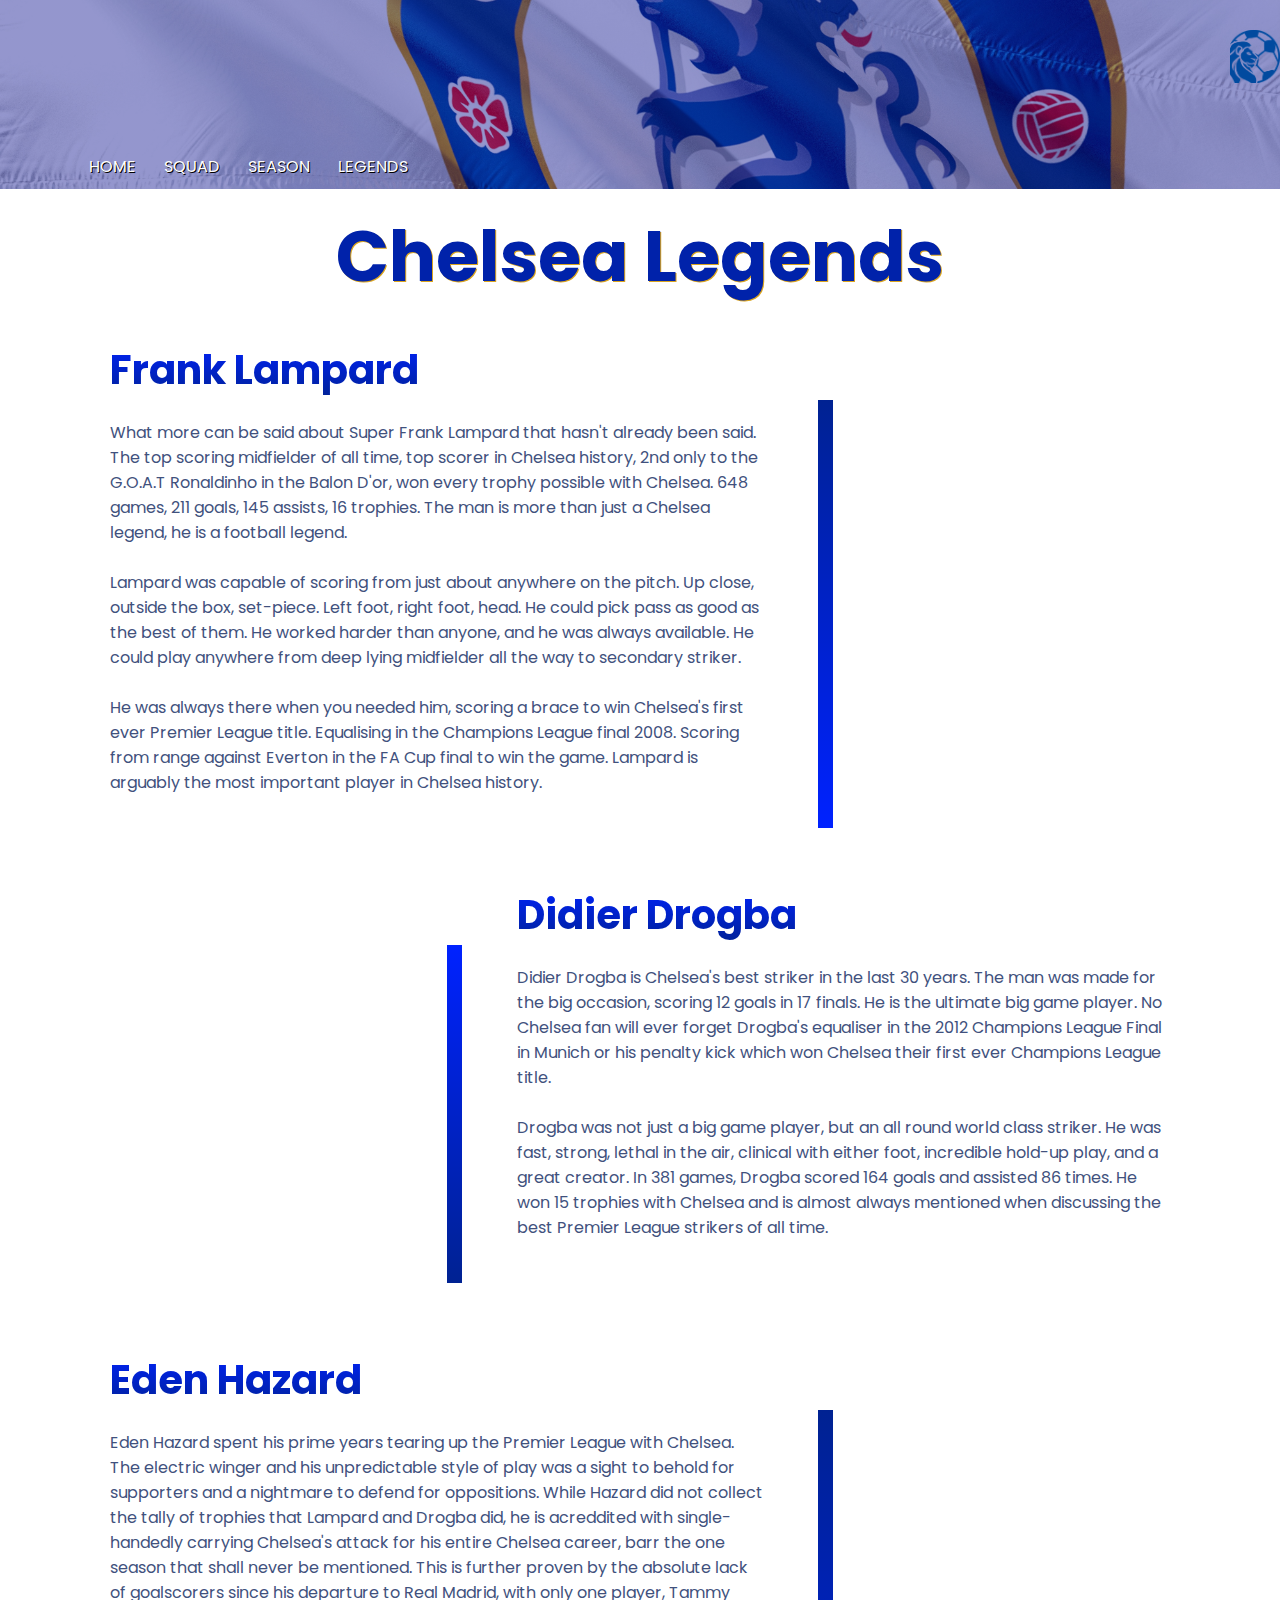
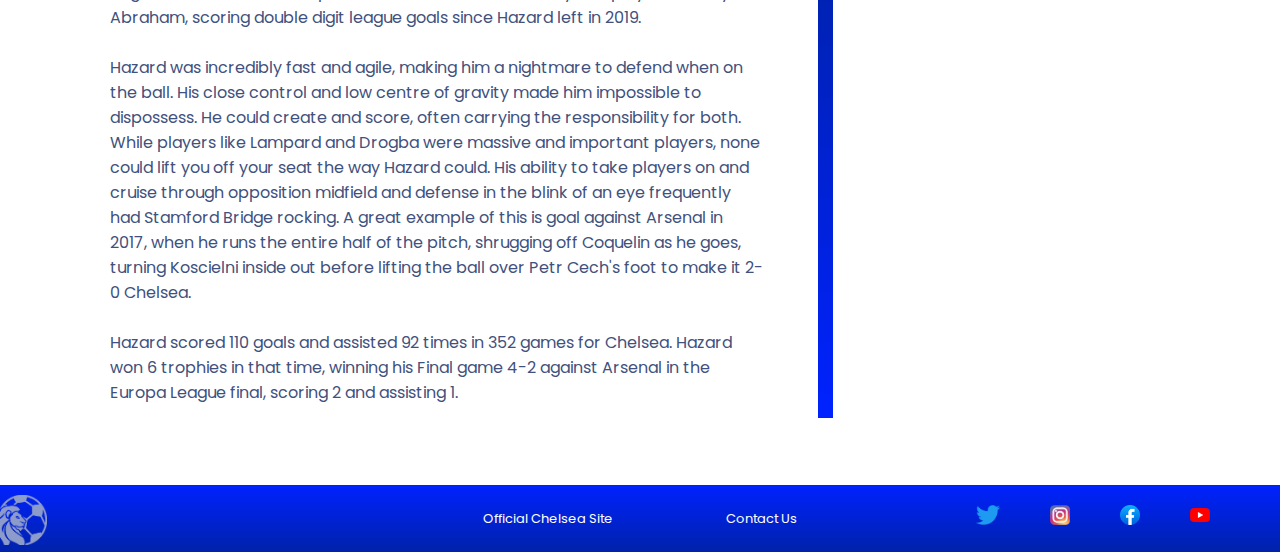
<file: Web Design Project/legends.html>
<!DOCTYPE html>
<html lang="en">
<head>
    <meta charset="UTF-8">
    <meta http-equiv="X-UA-Compatible" content="IE=edge">
    <meta name="viewport" content="width=device-width, initial-scale=1.0">
    <title>Future</title>
    <link rel="stylesheet" href="css/stylesheet.css">
    <link href="https://fonts.googleapis.com/css?family=Poppins" rel="stylesheet">
</head>
<body>
    <div class="banner">
        <div class="navbar">
            <a href="index.html"><img class="logo" alt="logo" src="images/logo.jpg"></a>
            <nav>
                <ul>
                    <li><a href="index.html">Home</a></li>
                    <li><a href="squad.html">Squad</a></li>
                    <li><a href="season.html">Season</a></li>
                    <li><a href="legends.html">Legends</a></li>
                </ul>
            </nav>
        </div>
    </div>
    <div class="wrapper2">
        <header>
            <h1>Chelsea Legends</h1>
        </header>
        <main class="split2">
            <div class="left1">
                <h2>Frank Lampard</h2>
                <p>What more can be said about Super Frank Lampard that hasn't already been said. The top scoring midfielder of all time, top scorer in Chelsea history, 2nd only to the G.O.A.T Ronaldinho in the Balon D'or, won every trophy possible with Chelsea. 648 games, 211 goals, 145 assists, 16 trophies. The man is more than just a Chelsea legend, he is a football legend. <br><br> Lampard was capable of scoring from just about anywhere on the pitch. Up close, outside the box, set-piece. Left foot, right foot, head. He could pick pass as good as the best of them. He worked harder than anyone, and he was always available. He could play anywhere from deep lying midfielder all the way to secondary striker.<br><br>He was always there when you needed him, scoring a brace to win Chelsea's first ever Premier League title. Equalising in the Champions League final 2008. Scoring from range against Everton in the FA Cup final to win the game. Lampard is arguably the most important player in Chelsea history.
                </p>
            </div>
            <div class="videoright1">
                <iframe src="https://www.youtube.com/embed/cSYGVnhEkR4" title="YouTube video player" allow="accelerometer; autoplay; clipboard-write; encrypted-media; gyroscope; picture-in-picture; web-share" allowfullscreen></iframe>
            </div>
            <div class="right1">
                <h2>Didier Drogba</h2>
                <p>Didier Drogba is Chelsea's best striker in the last 30 years. The man was made for the big occasion, scoring 12 goals in 17 finals. He is the ultimate big game player. No Chelsea fan will ever forget Drogba's equaliser in the 2012 Champions League Final in Munich or his penalty kick which won Chelsea their first ever Champions League title.<br><br> Drogba was not just a big game player, but an all round world class striker. He was fast, strong, lethal in the air, clinical with either foot, incredible hold-up play, and a great creator. In 381 games, Drogba scored 164 goals and assisted 86 times. He won 15 trophies with Chelsea and is almost always mentioned when discussing the best Premier League strikers of all time.</p>
            </div>
            <div class="videoleft1">
                <iframe src="https://www.youtube.com/embed/oAtTg2Fagd8" title="YouTube video player" allow="accelerometer; autoplay; clipboard-write; encrypted-media; gyroscope; picture-in-picture; web-share" allowfullscreen></iframe>
            </div>
            <div class="left2">
                <h2>Eden Hazard</h2>
                <p>Eden Hazard spent his prime years tearing up the Premier League with Chelsea. The electric winger and his unpredictable style of play was a sight to behold for supporters and a nightmare to defend for oppositions. While Hazard did not collect the tally of trophies that Lampard and Drogba did, he is acreddited with single-handedly carrying Chelsea's attack for his entire Chelsea career, barr the one season that shall never be mentioned. This is further proven by the absolute lack of goalscorers since his departure to Real Madrid, with only one player, Tammy Abraham, scoring double digit league goals since Hazard left in 2019.<br><br> Hazard was incredibly fast and agile, making him a nightmare to defend when on the ball. His close control and low centre of gravity made him impossible to dispossess. He could create and score, often carrying the responsibility for both. While players like Lampard and Drogba were massive and important players, none could lift you off your seat the way Hazard could. His ability to take players on and cruise through opposition midfield and defense in the blink of an eye frequently had Stamford Bridge rocking. A great example of this is goal against Arsenal in 2017, when he runs the entire half of the pitch, shrugging off Coquelin as he goes, turning Koscielni inside out before lifting the ball over Petr Cech's foot to make it 2-0 Chelsea.<br><br>Hazard scored 110 goals and assisted 92 times in 352 games for Chelsea. Hazard won 6 trophies in that time, winning his Final game 4-2 against Arsenal in the Europa League final, scoring 2 and assisting 1.
                </p>
            </div>
            <div class="videoright2">
                <iframe src="https://www.youtube.com/embed/mnf9rUW3slU" title="YouTube video player" allow="accelerometer; autoplay; clipboard-write; encrypted-media; gyroscope; picture-in-picture; web-share" allowfullscreen></iframe>
            </div>
        </main>
        <footer>
            <div class="logofoot">
                <img src="images/logo2.png" alt="light logo" height="50px">
            </div>
            <div class="links">
                <a href="https://chelseafc.com" target="blank">Official Chelsea Site</a><br>
                <a href="mailto:seaghan.fisher@gmail.com">Contact Us</a>
            </div>
            <div class="social">
                <a href="https://twitter.com/home?lang=en" target="blank"><img src="images/twitter.png" alt="twitter" height="20px"></a>
                <a href="https://instagram.com" target="blank"><img src="images/instagram.png" alt="instagram" height="20px"></a>
                <a href="https://facebook.com" target="blank"><img src="images/facebook.png" alt="facebook" height="20px"></a>
                <a href="https://youtube.com" target="blank"><img src="images/youtube.png" alt="youtube" height="20px"></a>
            </div>
        </footer>
    </div>
</body>
</html>
</file>
<file: css/stylesheet.css>
/* Structure code */

* {
    margin: 0;
    padding: 0;
    font-family: 'Poppins', Arial, sans-serif;
}

.wrapper {
    width: 100%;
    margin: auto;
    display: grid;
    grid-template-columns: repeat(4, 1fr);
    grid-template-rows: auto 1fr auto;
    gap: 20px;
    grid-template-areas: 
    'h h h h' 
    'm m m a'
    'm m m a'
    'f f f f'; 
}

.wrapper2 {
    width: 100%;
    margin: auto;
    display: grid;
    grid-template-columns: repeat(4, 1fr);
    grid-template-rows: auto 1fr auto;
    gap: 20px;
    grid-template-areas: 
    'h h h h' 
    'm m m m'
    'm m m m'
    'f f f f'; 
}

header {
    grid-area: h;
    color: #0022AA;
    text-align: center;
    font-size: 35px;
    margin-top: 15px;
    text-shadow: 1px 1px #daa520;
    font-weight: bolder;
}

main {
    grid-area: m;
    color: #41517D;
    margin-left: 100px;
}

.split, .split2, .split3 {
    position: relative;
    display: grid;
    grid-template-columns: repeat(3, 1fr);
    grid-template-rows: auto;
    grid-gap: 20px;
    margin-left: 100px;
}

.split2, .split3 {
    margin-right: 100px;
}

aside {
    grid-area: a;
    width: 90%;
}

footer {
    grid-area: f;
    background: linear-gradient(#0022FF, #0022AA);
    width: 100%;
    display: grid;
    grid-template-columns: 1fr 1fr 1fr;
}


/* Banner Area */


.banner {
    width: 100%;
    max-height: 21vh;
    background-image: linear-gradient(rgba(0, 0, 134, 0.40),rgba(0, 0, 134, 0.40)),url(../images/chelseaflag.jpg);
    background-size: cover;
    background-position: center;
    position: relative;
}

nav {
    display: flex;
    padding: 2% 6%;
    justify-content: space-between;
    align-items: center;
}

.logo {
    width: 50px;  
    cursor: pointer;
    margin: 30px 0;
}

.navbar {
    flex: 1;
    text-align: right;
}

.navbar ul li{
    list-style: none;
    display: inline-block;
    padding: 8px 12px;
    position: relative;
    text-shadow: 1px 1px #000000;
}

.navbar ul li a{
    text-decoration: none;
    color: #ffffff;
    text-transform: uppercase;
}

.navbar ul li::after {
    content: '';
    height: 3px;
    width: 0;
    background: #FFFFFF;
    position: absolute;
    left: 0;
    bottom: 1px;
    transition: 0.2s;
}

.navbar ul li:hover::after {
    width: 100%;
}

/* Headings and Paragraphs */

h2 {
    font-size: 40px;
    background: -webkit-linear-gradient(#0022ff, #002292);
    -webkit-background-clip: text;
    -webkit-text-fill-color: transparent;
    font-weight: bold;
    margin-bottom: 20px;
}

h3 {
    font-size: 25px;
    color: #002292;
}

p {
    margin-top: 20px;
}

/* General page design */

.trio {
    margin-top: 10px;
    display: flex;
    justify-content: space-between;
    gap: 50px;
    margin-right: 50px;
}

.squadtrio {
    background: #EEEEFF;
    border-radius: 10px;
    margin-bottom: 5%;
    padding: 20px 12px;
    box-sizing: border-box;
}

.squadtrio p {
    padding: 0 15px;
}

iframe {
    border: none;
}

.about {
    text-align: center;
    margin: 20px 50px 50px 0;
}

.about form, .about button {
    margin-top: 15px;
    margin-bottom: 15px;
}

input {
    border-radius: 4px 4px 4px 4px;
    border-color: #EEEEEE;
}

main a {
    text-decoration: none;
    color: #0022AA;
    font-weight: bold;
}

.news p {
    font-size: small;
}

.news div {
    margin-top: 20px;
    margin-right: 20px;
    padding-bottom: 20px;
    border-bottom: 2px solid #002292;
}

.news h3 {
    margin-top: 100px;
    margin-bottom: 30px;
}

.news img {
    margin-left: 20px;
}

.centre {
    text-align: center;
    margin-bottom: 10px;
}

/* Split page structure */

.left1 {
    padding: 10px 50px 10px 10px;
    position: relative;
    grid-row: 1 / 2;
    grid-column: 1 / 3;
}

.left1::before {
    content: '';
    width: 15px;
    height: 90%;
    background: linear-gradient(#002292, #0022ff);
    position: absolute;
    right: -20px;
    top: 70px;
}

.right1 {
    padding: 10px 10px 10px 50px;
    position: relative;
    grid-row: 2 / 3;
    grid-column: 2 / 4;
    margin-bottom: 20px;
    margin-top: 50px;
}

.right1::before {
    content: '';
    position: absolute;
    width: 15px;
    height: 90%;
    background: linear-gradient(#0022FF, #002292);
    position: absolute;
    left: -20px;
    top: 70px;
}

.left2 {
    padding: 10px 50px 10px 10px;
    position: relative;
    grid-row: 3 / 4;
    grid-column: 1 / 3;
    margin-top: 50px;
    margin-bottom: 50px;
  }
  
.left2::before {
    content: '';
    width: 15px;
    height: 90%;
    background: linear-gradient(#002292, #0022ff);
    position: absolute;
    right: -20px;
    top: 70px;
}

.videoright1 {
    grid-column: 3/4;
    grid-row: 1/2;
    width: 300px;
    height: 150px;
    padding-left: 40px;
    padding-top: 100px;
}

.videoleft1 {
    grid-column: 1/2;
    grid-row: 2/3;
    width: 300px;
    height: 150px;
    padding-right: 40px;
    padding-top: 150px;
}

.videoright2 {
    grid-column: 3/4;
    grid-row: 3/4;
    width: 300px;
    height: 150px;
    padding-left: 40px;
    padding-top: 300px;
}

.tableright1 {
    grid-column: 3;
    grid-row: 1;
}

.tableleft1 {
    grid-column: 1;
    grid-row: 2;
}

.tableright2 {
    grid-column: 3;
    grid-row: 3;
}

.split2 iframe {
    margin-top: 50px;
    margin-left: 100px;
}

/* Tables */

table {
    border: 1px solid #bcbcbc;
    border-collapse: collapse;
    border-radius: 5px 5px 0 0;
    overflow: hidden;
    padding: 5px;
    margin: auto;
    font-size: small;
    box-shadow: 0 0  20px rgba(0, 0, 0, 0.15);
    text-align: center;
}

.squadtable {
    margin-right: 20px;
}

th, tr, td {
    border-collapse: collapse;
    overflow: hidden;
    padding: 6px 8px;
    margin: auto;
    font-size: small;
}

.position {
    background-color: #AbAbEE;
    color: #000000;
    border-color: #bcbcbc;
    font-weight: bold;
}

tr:nth-of-type(even) {
    background-color: #EEEEFF;
}

tr:last-of-type { 
    border-bottom: 1px solid #002292;
}

tfoot {
    background-color: #AbAbEE;
    border-bottom: 2px solid #002292;
    font-size: 0.7em;
}

thead {
    background: linear-gradient(#002292, #0022FF);
    color: #FFFFFF;
    font-weight: bold;
    text-align: center;
}

.win {
    background-color: #00CC00;
    color: #FFFFFF;
    text-align: center;
}

.draw {
    background-color: #bcbcbc;
    color: #000000;
    text-align: center;
}

.loss {
    background-color: #CC0000;
    color: #FFFFFF;
    text-align: center;
}

.results {
    text-align: center;
    margin-bottom: 120px;
}

.results1 {
    margin-top: 50px;
}

.results2 {
    margin-top: 100px;
}

.results3 {
    margin-top: 100px;
}




/* Footer design */

.social {
    grid-column: 3/4;
    margin: 20px;
    display: flex;
    justify-content: flex-end;
    gap: 50px;
    padding-right: 50px;
}

.logofoot {
    grid-column: 1/2;
    margin-top: 10px;
}

.links {
    grid-column: 2/3;
    display: flex;
    justify-content: space-evenly;
    align-items: center;
    flex-wrap: wrap;
}

.links a {
    color: #FFFFFF;
    text-align: center;
    text-decoration: none;
    font-size: small;
}

.links a:hover {
    text-decoration: underline;
}


@media screen and (min-width: 768px) and (max-width: 1023px) {
   
    .wrapper {
        grid-template-columns: repeat(3, 1fr);
        grid-template-areas: 
        'h h h' 
        'm m m'
        'a a a'
        'f f f'; 
    }

    .wrapper2 {
        grid-template-columns: repeat(3, 1fr);
        grid-template-areas: 
        'h h h' 
        'm m m'
        'm m m'
        'f f f'; 
    }

    .navbar {
        font-size: 20px;
    }

    main {
        margin-left: 50px;
        margin-right: 50px;
    }

    aside {
        margin: 50px;
        display: flex;
        justify-content: center;
    }

    .about {
        margin-left: 50px;
        margin-right: 50px;
    }

    .trio {
        margin-left: 50px;
    } 

    .news {
        display: block;
        text-align: center;
        margin-left: 50px;
        margin-right: 50px;
    }

    .news h3 {
        margin-top: 50px;
    }

    .squadtable {
        margin: auto;
    }


    .split2 {
        margin-right: 50px;
        margin-left: 50px;
    }


    .tableright1, .tableleft1, .tableright2 {
        margin: 50px 10px 50px 10px;
    }

    .win, .loss, .draw {
        white-space: nowrap;
    }

    .split2 iframe {
        width: 350px;
        height: 200px;
        margin-left: 0;
    }

    .left1::before, .left2::before, .right1::before {
        content: none;
    }

    .split3 {
        position: relative;
        display: block;
        margin-left: 50px;
        margin-right: 50px;
    }  
    
    .split3 iframe {
        width: 350px;
        height: 200px;
    }

    .videoright1, .videoleft1, .videoright2 {
        padding: 50px 0 50px 150px;
    }
    
    .social {
        gap: 15px;
        margin-right: 0;
    }
}

@media screen and (max-width:767px) {
    .wrapper {
        grid-template-columns: repeat(3, 1fr);
        grid-template-areas: 
        'n n n'
        'h h h' 
        'm m m'
        'a a a'
        'f f f'; 
    }
    
    .navbar {
        grid-area: n;
        display: flex;
        justify-content: center;
        margin: 0;
        padding: 0;
    }

    .logo {
        display: none;
    }

    .navbar ul li {
        margin: 0;
        padding-top: 35px;
        padding-right: 5px;
        padding-left: 5px;
    }

    .navbar ul {
        margin: 0;
        padding: 0;
    }

    header {
        font-size: 17px;
    }

    main {
        margin-left: 15px;
        margin-right: 15px;
    }
  
    aside {
        margin-left: 10px;
    }

    .split, .split2, .split3 {
        position: relative;
        display: block;
        margin-left: 0;
        margin-right: 20px;
    }

    iframe {
        width: 300px;
        height: 175px;
        margin-left: 20px;
    }

    .squadtable {
        margin-left: 0px;
        margin-right: 5px;
        padding: 2px;
    }

    .split2 table {
        margin: auto;
    }

    .links {
        justify-content: center;
    }

    .social {
        gap: 15px;
        margin: 20px 5px 0 0;
        padding-right: 0;
    }

    h2 {
        font-size: 20px;
    }

    h3 {
        font-size: 17px;
    }

    .videoleft1, .videoright1, .videoright2 {
        padding: 0;
        margin-bottom: 30px;
        margin-top: 30px;
    }

    .about {
        margin-left: 10px;
        margin-right: 10px;
    }


    .trio {
        margin-right: 0;
        flex-direction: column;
    }

    .split2 iframe, .split3 iframe {
        margin-top: 10px;
        margin-bottom: 10px;
    }

    .split2 iframe {
        margin-left: 0;
    }

    .news {
        text-align: center;
        margin-left: 15px;
        margin-right: 15px;
    }

    .news h3 {
        margin-top: 50px;
    }

    .right1 {
        margin-left: 20px;
    }

    .left2 {
        margin-bottom: 20px;
      }

}
</file>
<file: Web Design Project/css/stylesheet.css>
/* Structure code */

* {
    margin: 0;
    padding: 0;
    font-family: 'Poppins', Arial, sans-serif;
}

.wrapper {
    width: 100%;
    margin: auto;
    display: grid;
    grid-template-columns: repeat(4, 1fr);
    grid-template-rows: auto 1fr auto;
    gap: 20px;
    grid-template-areas: 
    'h h h h' 
    'm m m a'
    'm m m a'
    'f f f f'; 
}

.wrapper2 {
    width: 100%;
    margin: auto;
    display: grid;
    grid-template-columns: repeat(4, 1fr);
    grid-template-rows: auto 1fr auto;
    gap: 20px;
    grid-template-areas: 
    'h h h h' 
    'm m m m'
    'm m m m'
    'f f f f'; 
}

header {
    grid-area: h;
    color: #0022AA;
    text-align: center;
    font-size: 35px;
    margin-top: 15px;
    text-shadow: 1px 1px #daa520;
    font-weight: bolder;
}

main {
    grid-area: m;
    color: #41517D;
    margin-left: 100px;
}

.split, .split2, .split3 {
    position: relative;
    display: grid;
    grid-template-columns: repeat(3, 1fr);
    grid-template-rows: auto;
    grid-gap: 20px;
    margin-left: 100px;
}

.split2, .split3 {
    margin-right: 100px;
}

aside {
    grid-area: a;
    width: 90%;
}

footer {
    grid-area: f;
    background: linear-gradient(#0022FF, #0022AA);
    width: 100%;
    display: grid;
    grid-template-columns: 1fr 1fr 1fr;
}


/* Banner Area */


.banner {
    width: 100%;
    max-height: 21vh;
    background-image: linear-gradient(rgba(0, 0, 134, 0.40),rgba(0, 0, 134, 0.40)),url(../images/chelseaflag.jpg);
    background-size: cover;
    background-position: center;
    position: relative;
}

nav {
    display: flex;
    padding: 2% 6%;
    justify-content: space-between;
    align-items: center;
}

.logo {
    width: 50px;  
    cursor: pointer;
    margin: 30px 0;
}

.navbar {
    flex: 1;
    text-align: right;
}

.navbar ul li{
    list-style: none;
    display: inline-block;
    padding: 8px 12px;
    position: relative;
    text-shadow: 1px 1px #000000;
}

.navbar ul li a{
    text-decoration: none;
    color: #ffffff;
    text-transform: uppercase;
}

.navbar ul li::after {
    content: '';
    height: 3px;
    width: 0;
    background: #FFFFFF;
    position: absolute;
    left: 0;
    bottom: 1px;
    transition: 0.2s;
}

.navbar ul li:hover::after {
    width: 100%;
}

/* Headings and Paragraphs */

h2 {
    font-size: 40px;
    background: -webkit-linear-gradient(#0022ff, #002292);
    -webkit-background-clip: text;
    -webkit-text-fill-color: transparent;
    font-weight: bold;
    margin-bottom: 20px;
}

h3 {
    font-size: 25px;
    color: #002292;
}

p {
    margin-top: 20px;
}

/* General page design */

.trio {
    margin-top: 10px;
    display: flex;
    justify-content: space-between;
    gap: 50px;
    margin-right: 50px;
}

.squadtrio {
    background: #EEEEFF;
    border-radius: 10px;
    margin-bottom: 5%;
    padding: 20px 12px;
    box-sizing: border-box;
}

.squadtrio p {
    padding: 0 15px;
}

iframe {
    border: none;
}

.about {
    text-align: center;
    margin: 20px 50px 50px 0;
}

.about form, .about button {
    margin-top: 15px;
    margin-bottom: 15px;
}

input {
    border-radius: 4px 4px 4px 4px;
    border-color: #EEEEEE;
}

main a {
    text-decoration: none;
    color: #0022AA;
    font-weight: bold;
}

.news p {
    font-size: small;
}

.news div {
    margin-top: 20px;
    margin-right: 20px;
    padding-bottom: 20px;
    border-bottom: 2px solid #002292;
}

.news h3 {
    margin-top: 100px;
    margin-bottom: 30px;
}

.news img {
    margin-left: 20px;
}

.centre {
    text-align: center;
    margin-bottom: 10px;
}

/* Split page structure */

.left1 {
    padding: 10px 50px 10px 10px;
    position: relative;
    grid-row: 1 / 2;
    grid-column: 1 / 3;
}

.left1::before {
    content: '';
    width: 15px;
    height: 90%;
    background: linear-gradient(#002292, #0022ff);
    position: absolute;
    right: -20px;
    top: 70px;
}

.right1 {
    padding: 10px 10px 10px 50px;
    position: relative;
    grid-row: 2 / 3;
    grid-column: 2 / 4;
    margin-bottom: 20px;
    margin-top: 50px;
}

.right1::before {
    content: '';
    position: absolute;
    width: 15px;
    height: 90%;
    background: linear-gradient(#0022FF, #002292);
    position: absolute;
    left: -20px;
    top: 70px;
}

.left2 {
    padding: 10px 50px 10px 10px;
    position: relative;
    grid-row: 3 / 4;
    grid-column: 1 / 3;
    margin-top: 50px;
    margin-bottom: 50px;
  }
  
.left2::before {
    content: '';
    width: 15px;
    height: 90%;
    background: linear-gradient(#002292, #0022ff);
    position: absolute;
    right: -20px;
    top: 70px;
}

.videoright1 {
    grid-column: 3/4;
    grid-row: 1/2;
    width: 300px;
    height: 150px;
    padding-left: 40px;
    padding-top: 100px;
}

.videoleft1 {
    grid-column: 1/2;
    grid-row: 2/3;
    width: 300px;
    height: 150px;
    padding-right: 40px;
    padding-top: 150px;
}

.videoright2 {
    grid-column: 3/4;
    grid-row: 3/4;
    width: 300px;
    height: 150px;
    padding-left: 40px;
    padding-top: 300px;
}

.tableright1 {
    grid-column: 3;
    grid-row: 1;
}

.tableleft1 {
    grid-column: 1;
    grid-row: 2;
}

.tableright2 {
    grid-column: 3;
    grid-row: 3;
}

.split2 iframe {
    margin-top: 50px;
    margin-left: 100px;
}

/* Tables */

table {
    border: 1px solid #bcbcbc;
    border-collapse: collapse;
    border-radius: 5px 5px 0 0;
    overflow: hidden;
    padding: 5px;
    margin: auto;
    font-size: small;
    box-shadow: 0 0  20px rgba(0, 0, 0, 0.15);
    text-align: center;
}

.squadtable {
    margin-right: 20px;
}

th, tr, td {
    border-collapse: collapse;
    overflow: hidden;
    padding: 6px 8px;
    margin: auto;
    font-size: small;
}

.position {
    background-color: #AbAbEE;
    color: #000000;
    border-color: #bcbcbc;
    font-weight: bold;
}

tr:nth-of-type(even) {
    background-color: #EEEEFF;
}

tr:last-of-type { 
    border-bottom: 1px solid #002292;
}

tfoot {
    background-color: #AbAbEE;
    border-bottom: 2px solid #002292;
    font-size: 0.7em;
}

thead {
    background: linear-gradient(#002292, #0022FF);
    color: #FFFFFF;
    font-weight: bold;
    text-align: center;
}

.win {
    background-color: #00CC00;
    color: #FFFFFF;
    text-align: center;
}

.draw {
    background-color: #bcbcbc;
    color: #000000;
    text-align: center;
}

.loss {
    background-color: #CC0000;
    color: #FFFFFF;
    text-align: center;
}

.results {
    text-align: center;
    margin-bottom: 120px;
}

.results1 {
    margin-top: 50px;
}

.results2 {
    margin-top: 100px;
}

.results3 {
    margin-top: 100px;
}




/* Footer design */

.social {
    grid-column: 3/4;
    margin: 20px;
    display: flex;
    justify-content: flex-end;
    gap: 50px;
    padding-right: 50px;
}

.logofoot {
    grid-column: 1/2;
    margin-top: 10px;
}

.links {
    grid-column: 2/3;
    display: flex;
    justify-content: space-evenly;
    align-items: center;
    flex-wrap: wrap;
}

.links a {
    color: #FFFFFF;
    text-align: center;
    text-decoration: none;
    font-size: small;
}

.links a:hover {
    text-decoration: underline;
}


@media screen and (min-width: 768px) and (max-width: 1023px) {
   
    .wrapper {
        grid-template-columns: repeat(3, 1fr);
        grid-template-areas: 
        'h h h' 
        'm m m'
        'a a a'
        'f f f'; 
    }

    .wrapper2 {
        grid-template-columns: repeat(3, 1fr);
        grid-template-areas: 
        'h h h' 
        'm m m'
        'm m m'
        'f f f'; 
    }

    .navbar {
        font-size: 20px;
    }

    main {
        margin-left: 50px;
        margin-right: 50px;
    }

    aside {
        margin: 50px;
        display: flex;
        justify-content: center;
    }

    .about {
        margin-left: 50px;
        margin-right: 50px;
    }

    .trio {
        margin-left: 50px;
    } 

    .news {
        display: block;
        text-align: center;
        margin-left: 50px;
        margin-right: 50px;
    }

    .news h3 {
        margin-top: 50px;
    }

    .squadtable {
        margin: auto;
    }


    .split2 {
        margin-right: 50px;
        margin-left: 50px;
    }


    .tableright1, .tableleft1, .tableright2 {
        margin: 50px 10px 50px 10px;
    }

    .win, .loss, .draw {
        white-space: nowrap;
    }

    .split2 iframe {
        width: 350px;
        height: 200px;
        margin-left: 0;
    }

    .left1::before, .left2::before, .right1::before {
        content: none;
    }

    .split3 {
        position: relative;
        display: block;
        margin-left: 50px;
        margin-right: 50px;
    }  
    
    .split3 iframe {
        width: 350px;
        height: 200px;
    }

    .videoright1, .videoleft1, .videoright2 {
        padding: 50px 0 50px 150px;
    }
    
    .social {
        gap: 15px;
        margin-right: 0;
    }
}

@media screen and (max-width:767px) {
    .wrapper {
        grid-template-columns: repeat(3, 1fr);
        grid-template-areas: 
        'n n n'
        'h h h' 
        'm m m'
        'a a a'
        'f f f'; 
    }
    
    .navbar {
        grid-area: n;
        display: flex;
        justify-content: center;
        margin: 0;
        padding: 0;
    }

    .logo {
        display: none;
    }

    .navbar ul li {
        margin: 0;
        padding-top: 35px;
        padding-right: 5px;
        padding-left: 5px;
    }

    .navbar ul {
        margin: 0;
        padding: 0;
    }

    header {
        font-size: 17px;
    }

    main {
        margin-left: 15px;
        margin-right: 15px;
    }
  
    aside {
        margin-left: 10px;
    }

    .split, .split2, .split3 {
        position: relative;
        display: block;
        margin-left: 0;
        margin-right: 20px;
    }

    iframe {
        width: 300px;
        height: 175px;
        margin-left: 20px;
    }

    .squadtable {
        margin-left: 0px;
        margin-right: 5px;
        padding: 2px;
    }

    .split2 table {
        margin: auto;
    }

    .links {
        justify-content: center;
    }

    .social {
        gap: 15px;
        margin: 20px 5px 0 0;
        padding-right: 0;
    }

    h2 {
        font-size: 20px;
    }

    h3 {
        font-size: 17px;
    }

    .videoleft1, .videoright1, .videoright2 {
        padding: 0;
        margin-bottom: 30px;
        margin-top: 30px;
    }

    .about {
        margin-left: 10px;
        margin-right: 10px;
    }


    .trio {
        margin-right: 0;
        flex-direction: column;
    }

    .split2 iframe, .split3 iframe {
        margin-top: 10px;
        margin-bottom: 10px;
    }

    .split2 iframe {
        margin-left: 0;
    }

    .news {
        text-align: center;
        margin-left: 15px;
        margin-right: 15px;
    }

    .news h3 {
        margin-top: 50px;
    }

    .right1 {
        margin-left: 20px;
    }

    .left2 {
        margin-bottom: 20px;
      }

}
</file>
